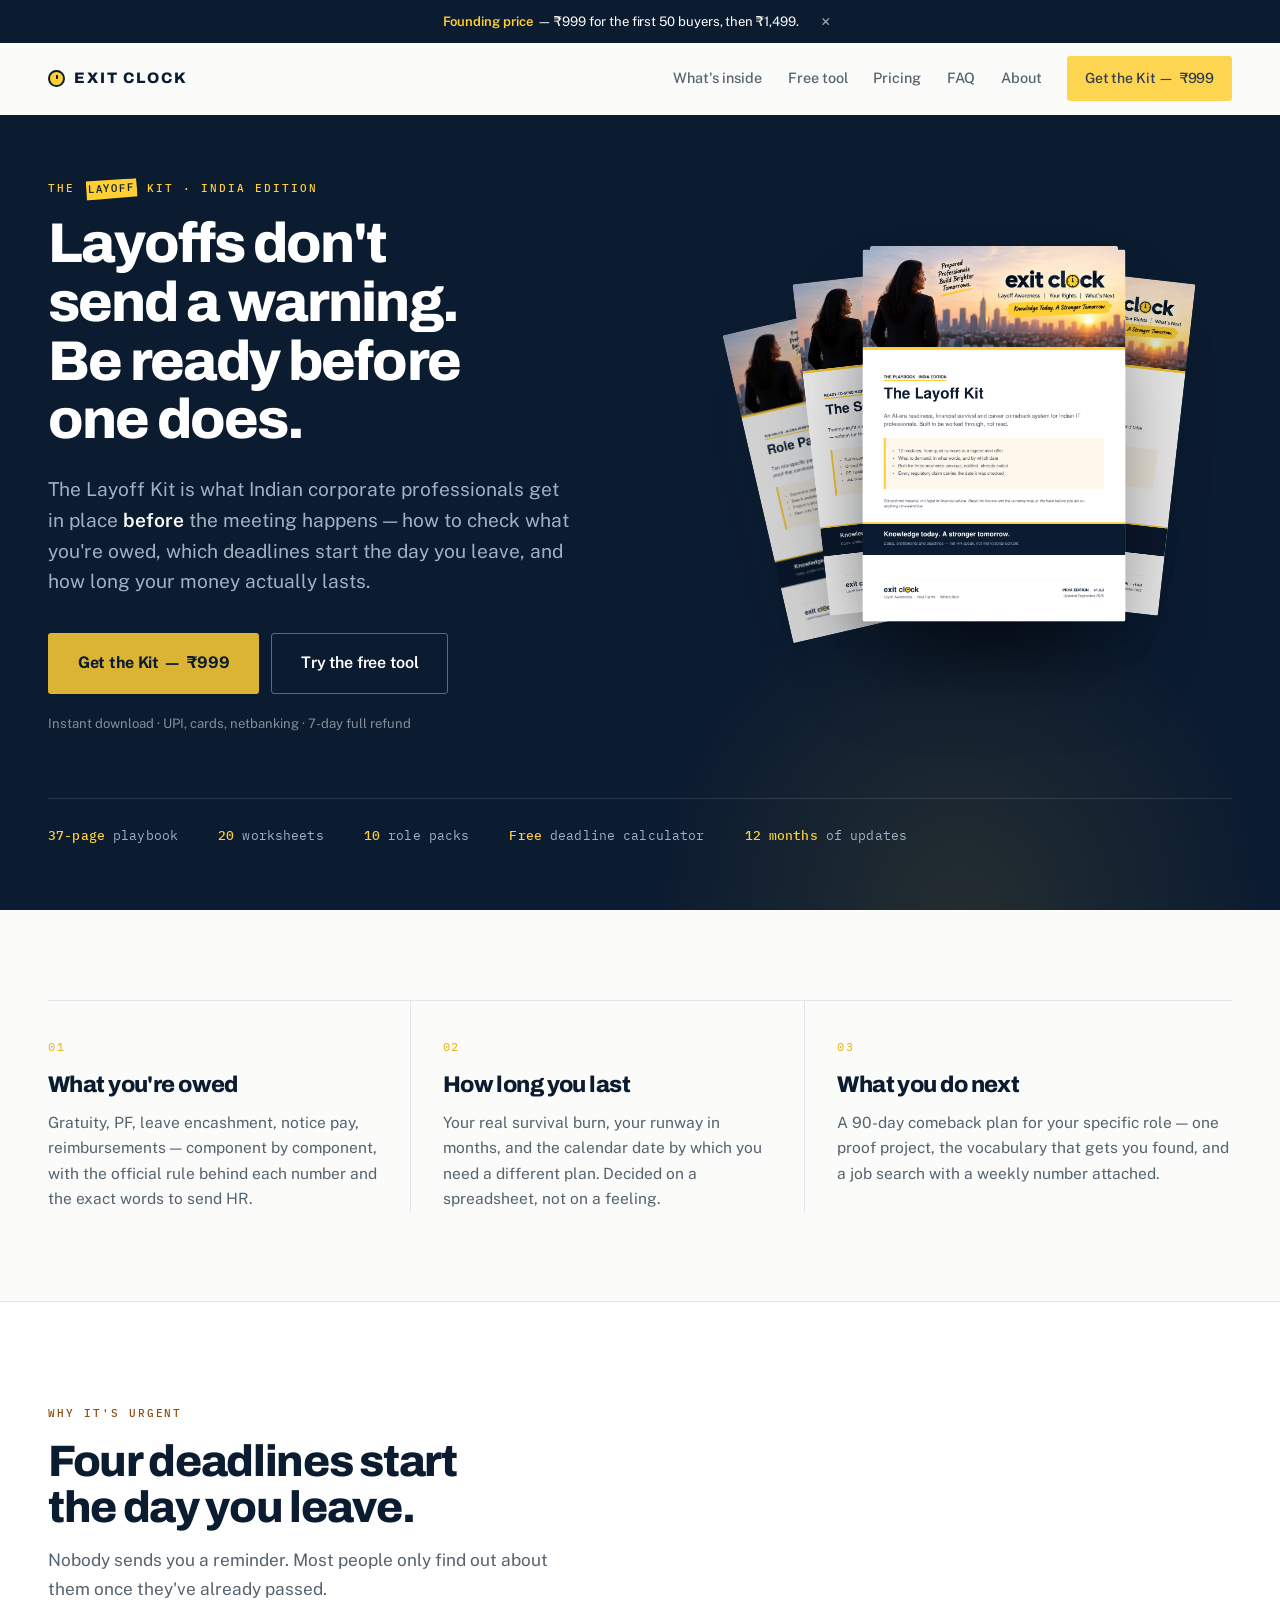
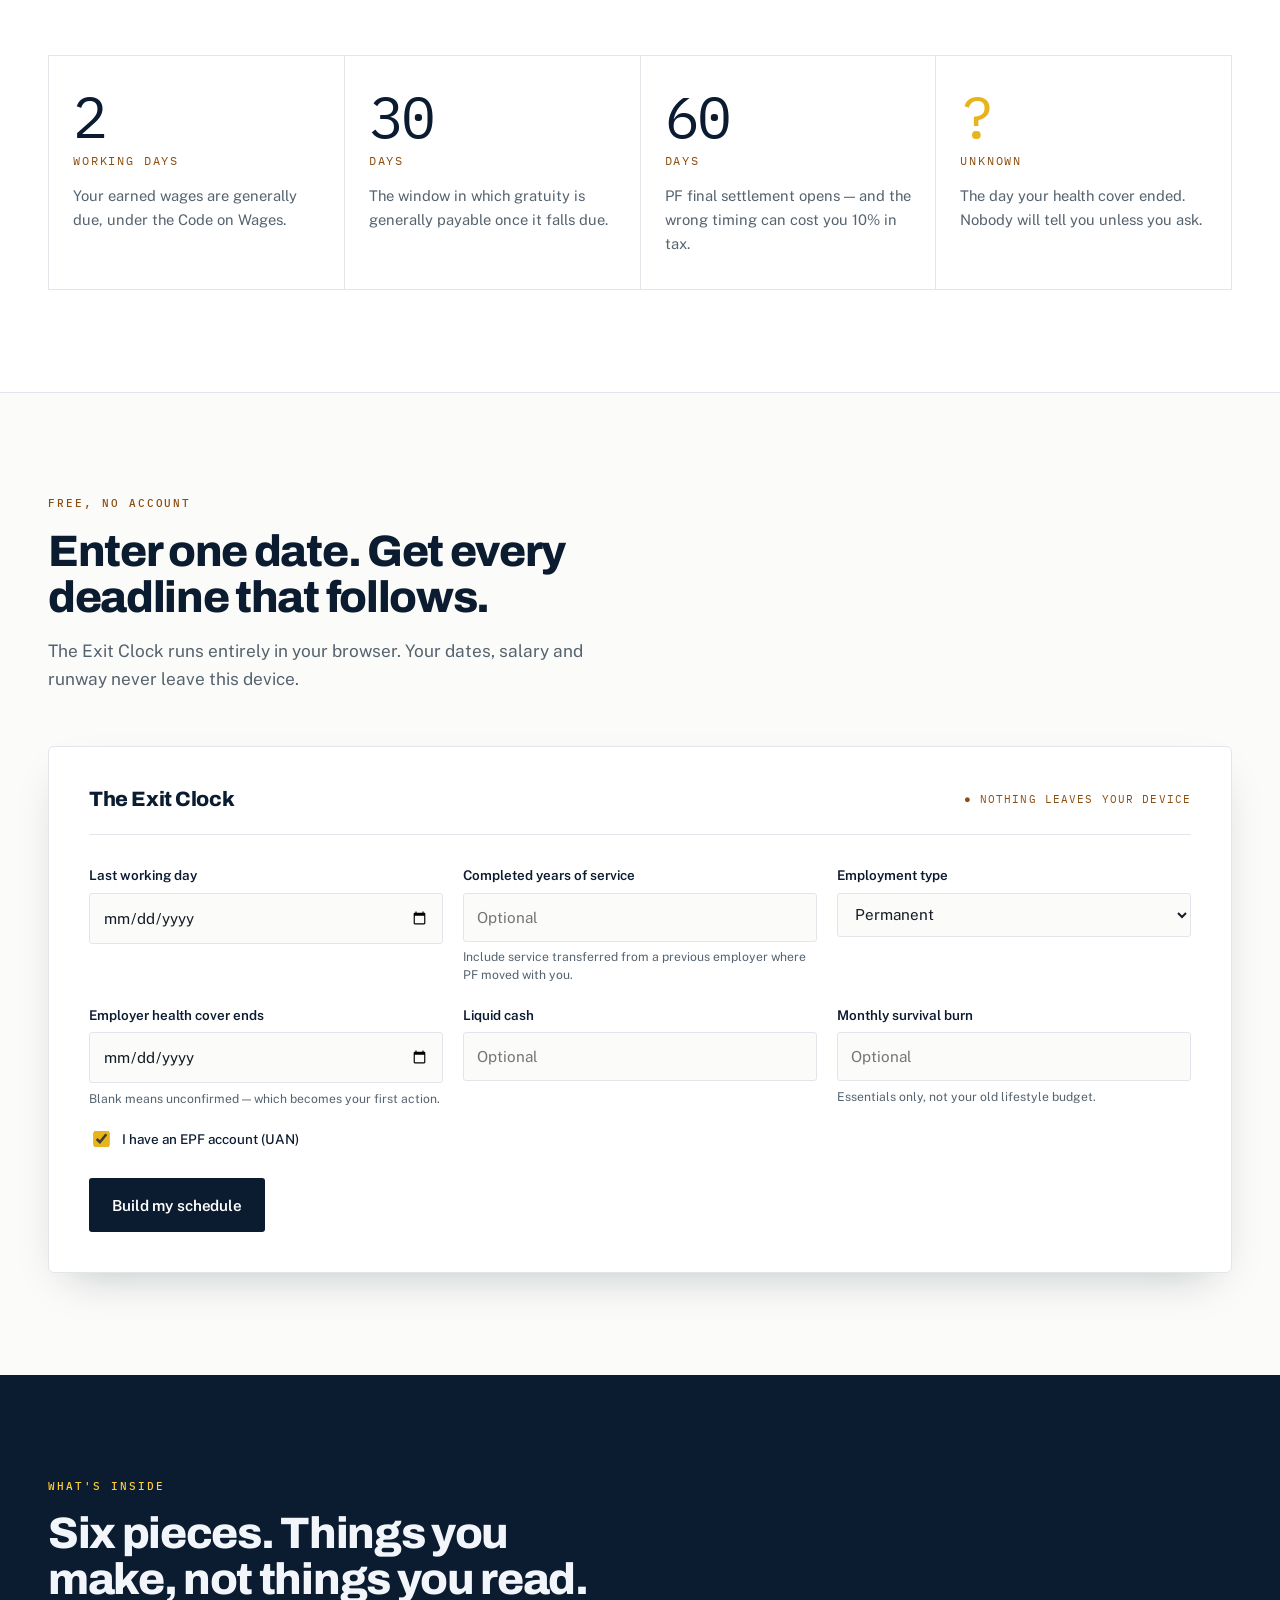
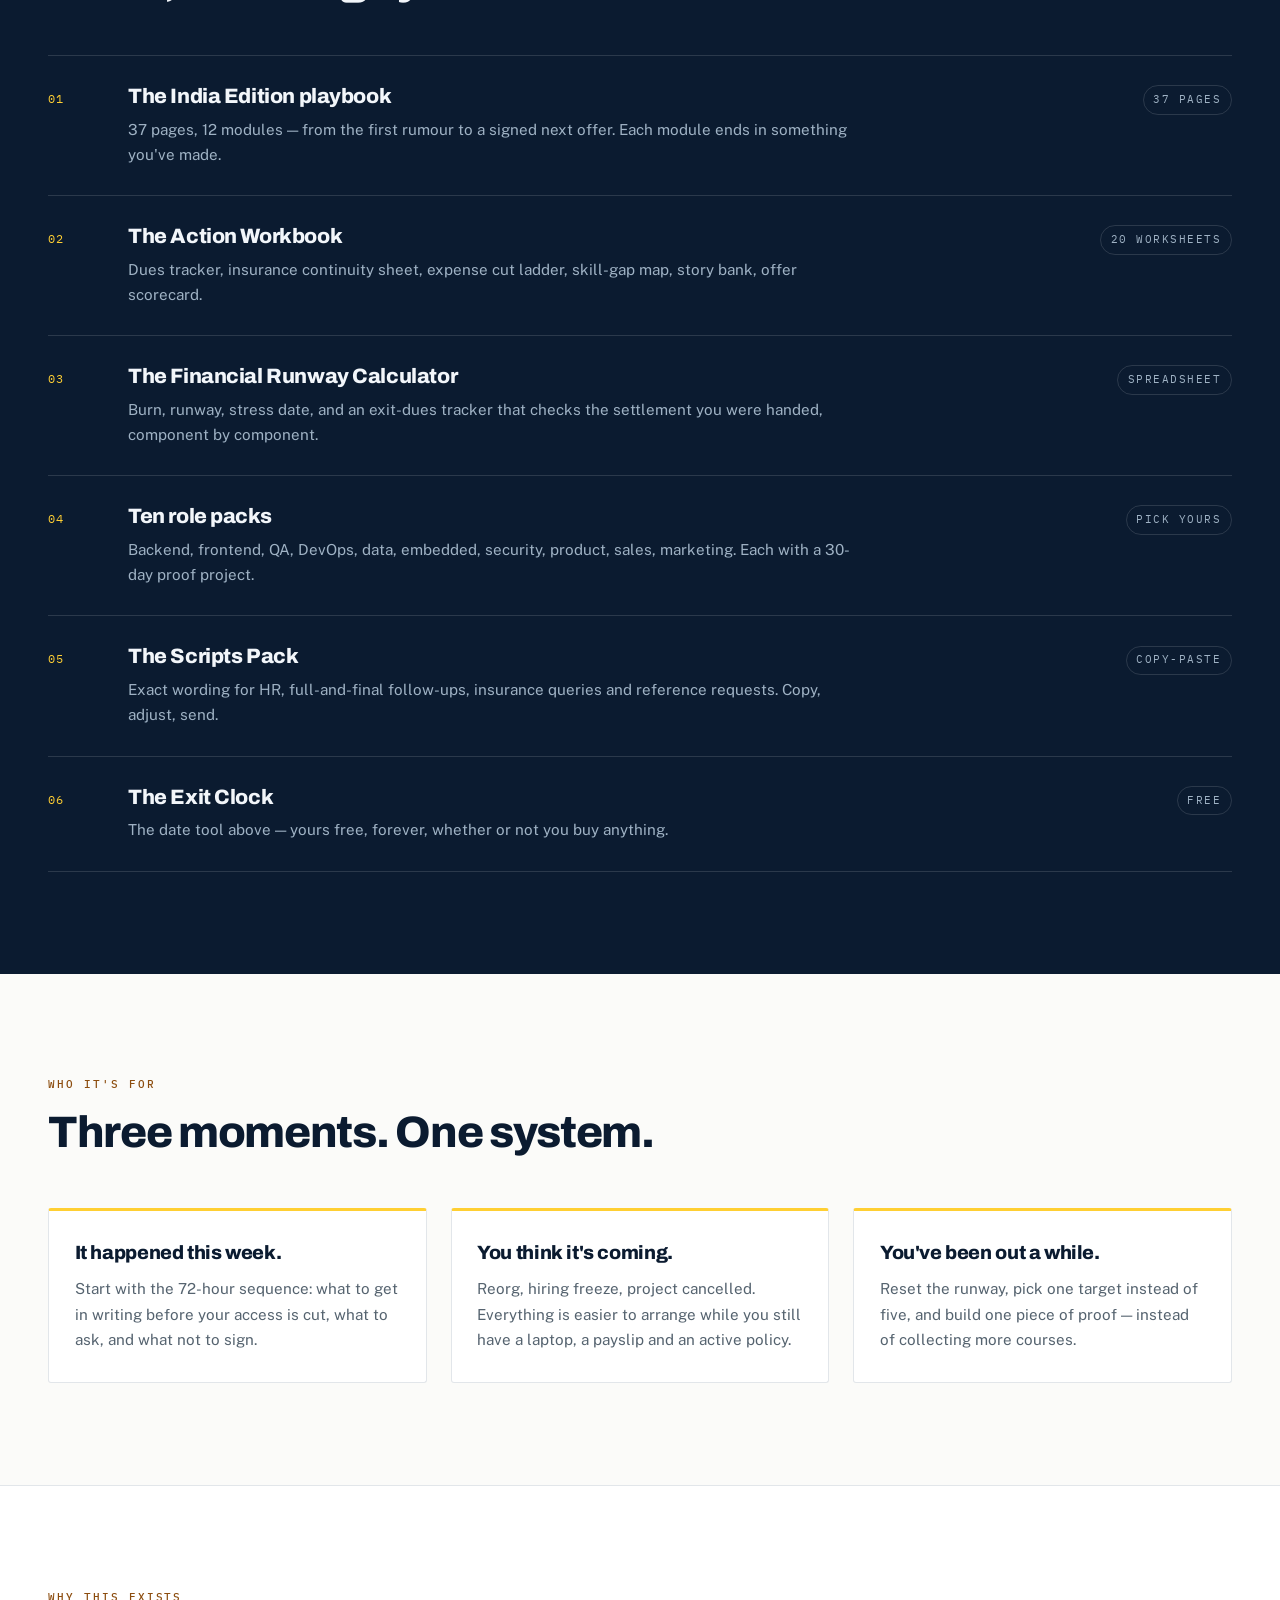
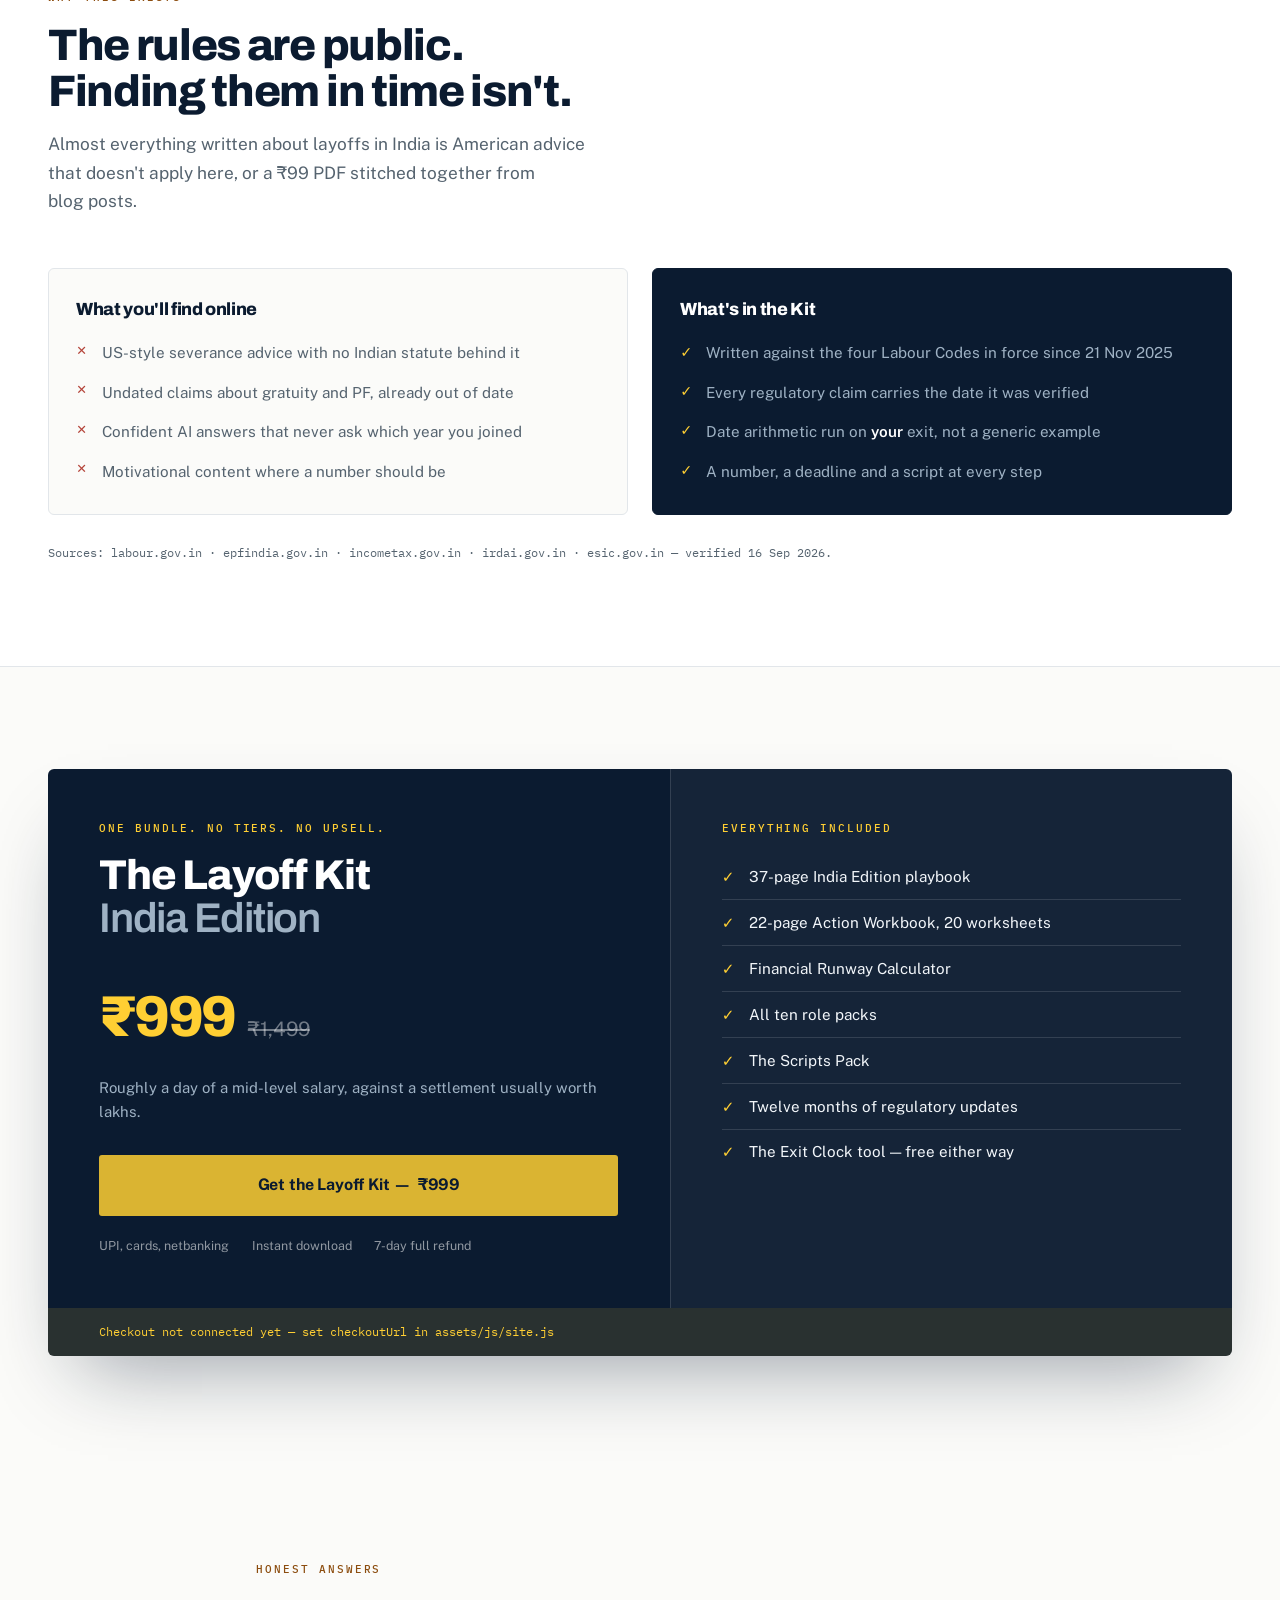
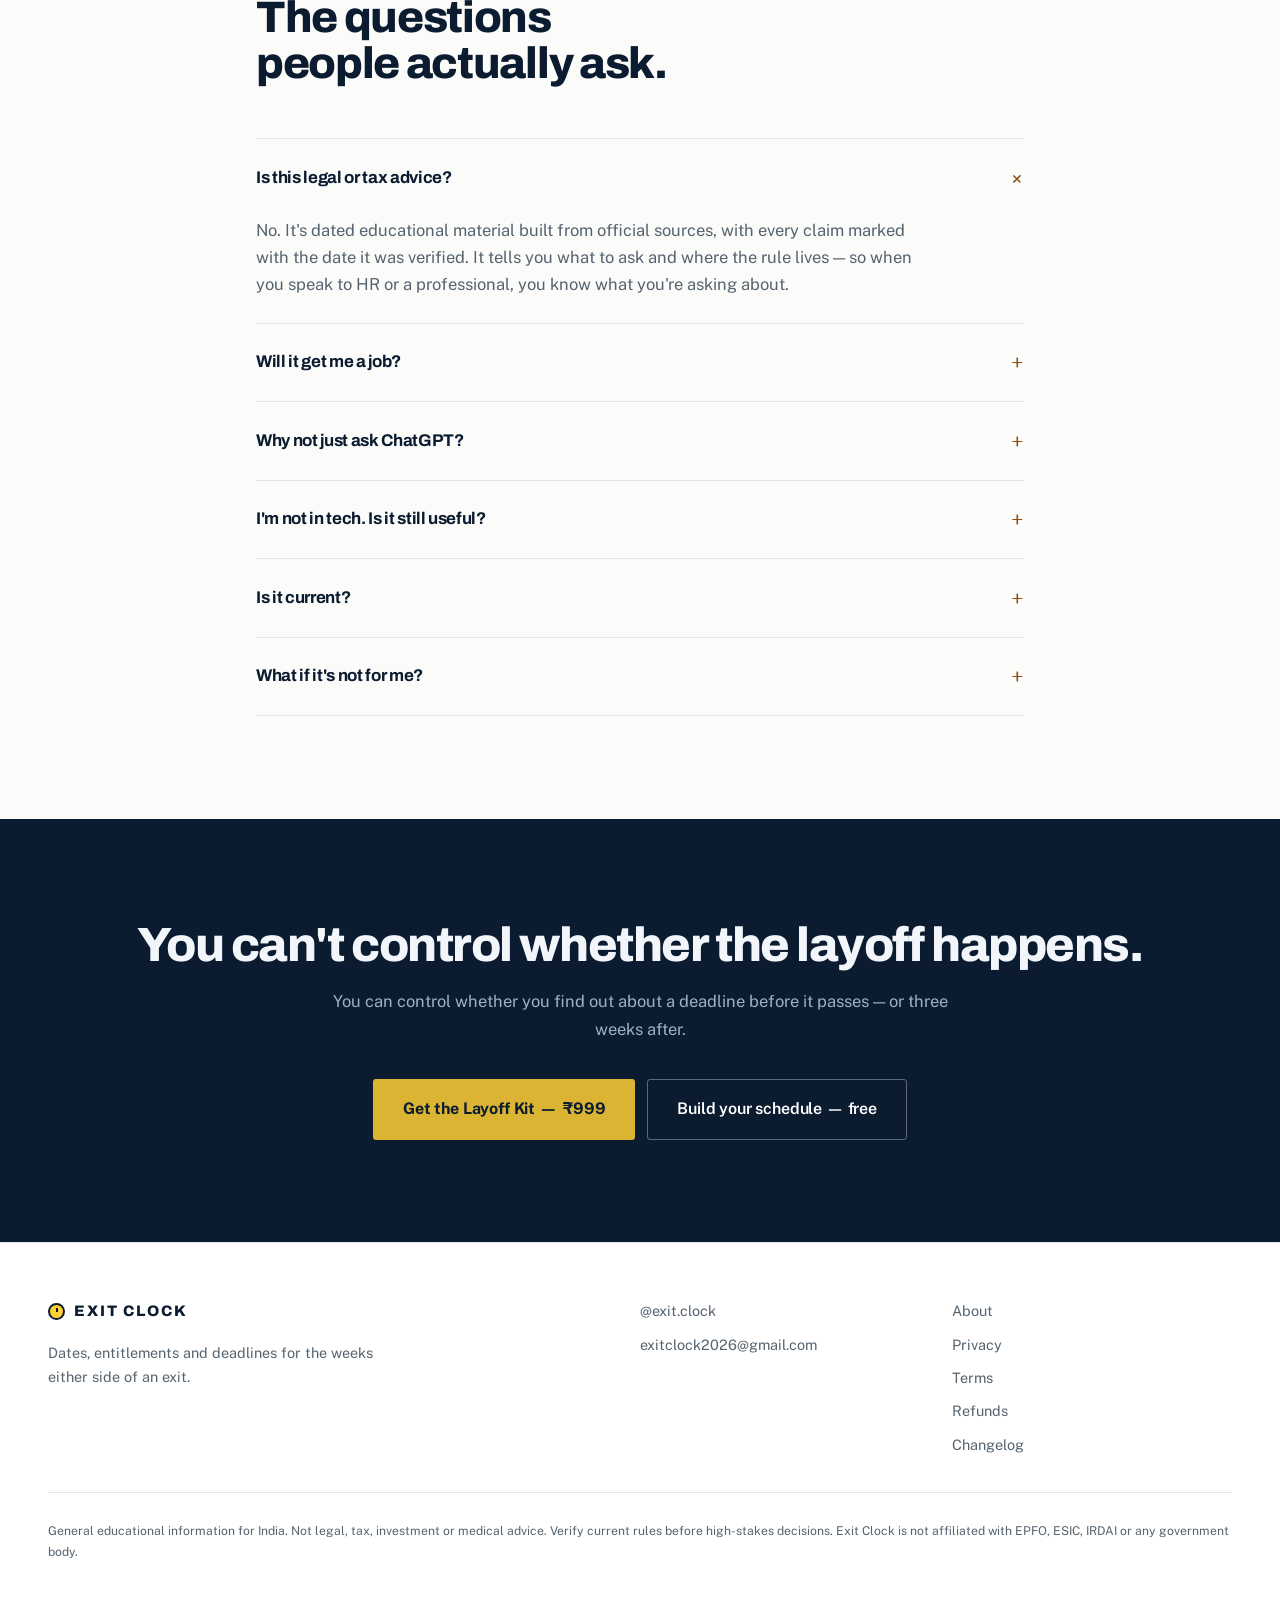
<file: index.html>
<!doctype html>
<html lang="en-IN">
<head>
  <meta charset="utf-8">
  <meta name="viewport" content="width=device-width, initial-scale=1, viewport-fit=cover">
  <meta name="theme-color" content="#0B1B30">
  <title>The Layoff Kit — Be ready before the layoff comes | Exit Clock</title>
  <meta name="description" content="Layoffs don't send a warning. The Layoff Kit is what Indian corporate professionals put in place first — how to check what you're owed, which deadlines start on your last day, and how long your money lasts. ₹999, instant download.">
  <link rel="canonical" href="/">
  <meta property="og:title" content="Layoffs don't send a warning. Be ready before one does.">
  <meta property="og:description" content="The kit Indian corporate professionals get in place before the meeting happens — what you're owed, the deadlines, and your real runway.">
  <meta property="og:type" content="website">
  <meta property="og:image" content="/assets/img/og-cover.jpg">
  <meta property="og:image:width" content="1200">
  <meta property="og:image:height" content="630">
  <meta property="og:url" content="/">
  <meta property="og:site_name" content="Exit Clock">
  <meta name="twitter:card" content="summary_large_image">
  <link rel="preconnect" href="https://fonts.googleapis.com">
  <link rel="preconnect" href="https://fonts.gstatic.com" crossorigin>
  <link rel="stylesheet" href="https://fonts.googleapis.com/css2?family=Archivo:wght@600;700;800&family=IBM+Plex+Mono:wght@400;500&family=Public+Sans:wght@400;500;600&display=swap">
  <link rel="stylesheet" href="assets/css/site.css">
  <link rel="icon" href="assets/img/favicon.svg" type="image/svg+xml">
  <script type="application/ld+json">{"@context":"https://schema.org","@type":"Product","name":"The Layoff Kit — by Exit Clock","description":"The India-specific system for the weeks either side of a layoff: what you are owed, by when, and what to do next.","brand":{"@type":"Brand","name":"Exit Clock"},"offers":{"@type":"Offer","price":"999","priceCurrency":"INR","availability":"https://schema.org/InStock"}}</script>
  <script type="application/ld+json">{"@context":"https://schema.org","@type":"FAQPage","mainEntity":[{"@type":"Question","name":"Is this legal or tax advice?","acceptedAnswer":{"@type":"Answer","text":"No. It is dated educational material built from official sources, with every claim marked with the date it was verified."}},{"@type":"Question","name":"Will it get me a job?","acceptedAnswer":{"@type":"Answer","text":"No, and be careful of anything that says otherwise. It will make your search measurable and your evidence stronger."}}]}</script>
</head>
<body>
  <a class="skip-link" href="#main">Skip to content</a>

  <div class="announcement" data-announcement>
    <div class="wrap announcement-inner">
      <span><b>Founding price</b> — ₹999 for the first 50 buyers, then ₹1,499.</span>
      <button type="button" data-dismiss-announcement aria-label="Dismiss announcement">×</button>
    </div>
  </div>

  <header class="site-header">
    <div class="wrap header-inner">
      <a class="wordmark" href="/" aria-label="Exit Clock home"><span class="clock-glyph" aria-hidden="true"></span>EXIT CLOCK</a>
      <nav class="main-nav" id="main-navigation" aria-label="Main navigation">
        <a href="#inside">What's inside</a><a href="#tool">Free tool</a><a href="#pricing">Pricing</a><a href="#faq">FAQ</a><a href="/about/">About</a>
        <a class="btn btn-primary" data-checkout data-cta="header-checkout" href="CHECKOUT_URL_PLACEHOLDER">Get the Kit — <span data-price>₹999</span></a>
      </nav>
      <a class="btn btn-primary header-cta" data-checkout data-cta="header-checkout-mobile" href="CHECKOUT_URL_PLACEHOLDER">Get the Kit</a>
      <button class="mobile-menu" type="button" data-menu-toggle aria-expanded="false" aria-controls="main-navigation" aria-label="Open menu"><span></span><span></span><span></span></button>
    </div>
  </header>

  <main id="main">

    <!-- ============ HERO — the 8-second answer ============ -->
    <section class="hero">
      <div class="wrap hero-grid">
        <div class="hero-copy">
          <p class="eyebrow dark-eyebrow">The <span class="eyebrow-pop">Layoff</span> Kit · India Edition</p>
          <h1>Layoffs don't send a&nbsp;warning.<br>Be ready before one&nbsp;does.</h1>
          <p class="lede">The Layoff Kit is what Indian corporate professionals get in place <em>before</em> the meeting happens — how to check what you're owed, which deadlines start the day you leave, and how long your money actually lasts.</p>

          <div class="cta-row">
            <a class="btn btn-primary btn-lg" data-checkout data-cta="hero-checkout" href="CHECKOUT_URL_PLACEHOLDER">Get the Kit — <span data-price>₹999</span></a>
            <a class="btn btn-ghost btn-lg" href="#tool" data-cta="hero-free-tool">Try the free tool</a>
          </div>
          <p class="hero-trust">Instant download · UPI, cards, netbanking · 7-day full refund</p>
        </div>

        <div class="hero-art" aria-label="The Layoff Kit — five included documents">
          <div class="cover-stack">
            <img src="assets/img/cover-role-packs.png" alt="" width="910" height="1287" loading="eager">
            <img src="assets/img/cover-scripts.png" alt="" width="910" height="1287" loading="eager">
            <img src="assets/img/cover-workbook.png" alt="" width="910" height="1287" loading="eager">
            <img src="assets/img/cover-start-here.png" alt="" width="910" height="1287" loading="eager">
            <img src="assets/img/cover-playbook.png" alt="The Layoff Kit, India Edition playbook" width="910" height="1287" fetchpriority="high">
          </div>
        </div>
      </div>

      <div class="wrap">
        <ul class="spec-bar">
          <li><b>37-page</b> playbook</li>
          <li><b>20</b> worksheets</li>
          <li><b>10</b> role packs</li>
          <li><b>Free</b> deadline calculator</li>
          <li><b>12 months</b> of updates</li>
        </ul>
      </div>
    </section>

    <!-- ============ THE PRODUCT IN THREE LINES ============ -->
    <section class="section value" id="value">
      <div class="wrap">
        <div class="value-grid">
          <article class="value-card">
            <span class="value-num">01</span>
            <h2>What you're owed</h2>
            <p>Gratuity, PF, leave encashment, notice pay, reimbursements — component by component, with the official rule behind each number and the exact words to send HR.</p>
          </article>
          <article class="value-card">
            <span class="value-num">02</span>
            <h2>How long you last</h2>
            <p>Your real survival burn, your runway in months, and the calendar date by which you need a different plan. Decided on a spreadsheet, not on a feeling.</p>
          </article>
          <article class="value-card">
            <span class="value-num">03</span>
            <h2>What you do next</h2>
            <p>A 90-day comeback plan for your specific role — one proof project, the vocabulary that gets you found, and a job search with a weekly number attached.</p>
          </article>
        </div>
      </div>
    </section>

    <!-- ============ URGENCY — the four clocks ============ -->
    <section class="section clocks-section" id="clocks">
      <div class="wrap">
        <div class="section-head">
          <p class="eyebrow">Why it's urgent</p>
          <h2>Four deadlines start the day you leave.</h2>
          <p>Nobody sends you a reminder. Most people only find out about them once they've already passed.</p>
        </div>
        <div class="clock-strip">
          <article class="clock-card"><div class="clock-number">2</div><h3>working days</h3><p>Your earned wages are generally due, under the Code on Wages.</p></article>
          <article class="clock-card"><div class="clock-number">30</div><h3>days</h3><p>The window in which gratuity is generally payable once it falls due.</p></article>
          <article class="clock-card"><div class="clock-number">60</div><h3>days</h3><p>PF final settlement opens — and the wrong timing can cost you 10% in tax.</p></article>
          <article class="clock-card is-alert"><div class="clock-number">?</div><h3>unknown</h3><p>The day your health cover ended. Nobody will tell you unless you ask.</p></article>
        </div>
      </div>
    </section>

    <!-- ============ FREE TOOL ============ -->
    <section class="section tool-shell" id="tool">
      <div class="wrap">
        <div class="section-head">
          <p class="eyebrow">Free, no account</p>
          <h2>Enter one date. Get every deadline that follows.</h2>
          <p>The Exit Clock runs entirely in your browser. Your dates, salary and runway never leave this device.</p>
        </div>
        <div class="tool-card">
          <div class="tool-top"><h3>The Exit Clock</h3><span class="privacy-badge">● Nothing leaves your device</span></div>
          <form class="tool-form" id="exit-clock-form">
            <div class="field"><label for="lwd">Last working day</label><input id="lwd" name="lwd" type="date" required></div>
            <div class="field"><label for="service">Completed years of service</label><input id="service" name="service" type="number" min="0" max="50" step=".1" placeholder="Optional"><small>Include service transferred from a previous employer where PF moved with you.</small></div>
            <div class="field"><label for="empType">Employment type</label><select id="empType" name="empType"><option value="permanent">Permanent</option><option value="fixed">Fixed-term contract</option></select></div>
            <div class="field"><label for="coverEnds">Employer health cover ends</label><input id="coverEnds" name="coverEnds" type="date"><small>Blank means unconfirmed — which becomes your first action.</small></div>
            <div class="field"><label for="cash">Liquid cash</label><input id="cash" name="cash" type="number" min="0" step="10000" placeholder="Optional"></div>
            <div class="field"><label for="burn">Monthly survival burn</label><input id="burn" name="burn" type="number" min="0" step="1000" placeholder="Optional"><small>Essentials only, not your old lifestyle budget.</small></div>
            <label class="field field-check"><span><input type="checkbox" name="hasPF" checked> I have an EPF account (UAN)</span></label>
            <div class="form-actions"><button class="btn btn-dark" type="submit" data-cta="tool-build-schedule">Build my schedule</button><span class="tool-message" id="tool-message" role="status"></span></div>
          </form>
          <div class="tool-results" id="tool-results" hidden>
            <div class="results-summary"><div class="summary-cell"><strong id="summary-next">—</strong><span>First open item</span></div><div class="summary-cell"><strong id="summary-count">—</strong><span>Deadlines in your schedule</span></div><div class="summary-cell"><strong>Browser-only</strong><span>No account, no server storage</span></div></div>
            <div class="deadline-list" id="first-two" aria-live="polite"></div>
            <div class="locked-panel" id="locked-panel">
              <div class="locked-content"><h3>Unlock the rest of your schedule.</h3><p>Every remaining date, the rule behind it, and the wording to send HR. The two dates above stay visible either way — and nothing you typed leaves this device.</p>
                <form class="email-form" id="email-form"><input type="email" aria-label="Email address" placeholder="you@example.com" required><button class="btn btn-dark" type="submit" data-cta="tool-email-schedule">Email me my schedule</button></form>
              </div>
            </div>
            <div class="full-schedule" id="full-schedule"></div>
            <button class="btn btn-dark print-btn" id="print-schedule" type="button" hidden>Download as PDF</button>
          </div>
        </div>
      </div>
    </section>

    <!-- ============ WHAT'S INSIDE ============ -->
    <section class="section dark" id="inside">
      <div class="wrap">
        <div class="section-head">
          <p class="eyebrow dark-eyebrow">What's inside</p>
          <h2>Six pieces. Things you make, not things you read.</h2>
        </div>
        <ol class="inside-list">
          <li><span class="inside-idx">01</span><div><h3>The India Edition playbook</h3><p>37 pages, 12 modules — from the first rumour to a signed next offer. Each module ends in something you've made.</p></div><span class="inside-tag">37 pages</span></li>
          <li><span class="inside-idx">02</span><div><h3>The Action Workbook</h3><p>Dues tracker, insurance continuity sheet, expense cut ladder, skill-gap map, story bank, offer scorecard.</p></div><span class="inside-tag">20 worksheets</span></li>
          <li><span class="inside-idx">03</span><div><h3>The Financial Runway Calculator</h3><p>Burn, runway, stress date, and an exit-dues tracker that checks the settlement you were handed, component by component.</p></div><span class="inside-tag">Spreadsheet</span></li>
          <li><span class="inside-idx">04</span><div><h3>Ten role packs</h3><p>Backend, frontend, QA, DevOps, data, embedded, security, product, sales, marketing. Each with a 30-day proof project.</p></div><span class="inside-tag">Pick yours</span></li>
          <li><span class="inside-idx">05</span><div><h3>The Scripts Pack</h3><p>Exact wording for HR, full-and-final follow-ups, insurance queries and reference requests. Copy, adjust, send.</p></div><span class="inside-tag">Copy-paste</span></li>
          <li><span class="inside-idx">06</span><div><h3>The Exit Clock</h3><p>The date tool above — yours free, forever, whether or not you buy anything.</p></div><span class="inside-tag">Free</span></li>
        </ol>
      </div>
    </section>

    <!-- ============ WHO IT'S FOR ============ -->
    <section class="section" id="for-you">
      <div class="wrap">
        <div class="section-head"><p class="eyebrow">Who it's for</p><h2>Three moments. One system.</h2></div>
        <div class="audience-grid">
          <article class="audience-card"><h3>It happened this week.</h3><p>Start with the 72-hour sequence: what to get in writing before your access is cut, what to ask, and what not to sign.</p></article>
          <article class="audience-card"><h3>You think it's coming.</h3><p>Reorg, hiring freeze, project cancelled. Everything is easier to arrange while you still have a laptop, a payslip and an active policy.</p></article>
          <article class="audience-card"><h3>You've been out a while.</h3><p>Reset the runway, pick one target instead of five, and build one piece of proof — instead of collecting more courses.</p></article>
        </div>
      </div>
    </section>

    <!-- ============ WHY NOT JUST GOOGLE IT ============ -->
    <section class="section contrast-section" id="why">
      <div class="wrap">
        <div class="section-head"><p class="eyebrow">Why this exists</p><h2>The rules are public. Finding them in time isn't.</h2><p>Almost everything written about layoffs in India is American advice that doesn't apply here, or a ₹99 PDF stitched together from blog posts.</p></div>
        <div class="compare">
          <div class="compare-col">
            <h3>What you'll find online</h3>
            <ul><li>US-style severance advice with no Indian statute behind it</li><li>Undated claims about gratuity and PF, already out of date</li><li>Confident AI answers that never ask which year you joined</li><li>Motivational content where a number should be</li></ul>
          </div>
          <div class="compare-col is-good">
            <h3>What's in the Kit</h3>
            <ul><li>Written against the four Labour Codes in force since 21 Nov 2025</li><li>Every regulatory claim carries the date it was verified</li><li>Date arithmetic run on <em>your</em> exit, not a generic example</li><li>A number, a deadline and a script at every step</li></ul>
          </div>
        </div>
        <p class="source-note">Sources: labour.gov.in · epfindia.gov.in · incometax.gov.in · irdai.gov.in · esic.gov.in — verified 16 Sep 2026.</p>
      </div>
    </section>


    <!-- ============ PRICING ============ -->
    <section class="section pricing-section" id="pricing">
      <div class="wrap">
        <div class="price-card">
          <div class="price-main">
            <p class="eyebrow dark-eyebrow">One bundle. No tiers. No upsell.</p>
            <h2>The Layoff Kit<br><span class="thin">India Edition</span></h2>
            <div class="price-line"><span class="price-now" data-price>₹999</span><del data-list-price>₹1,499</del></div>
            <p class="price-note">Roughly a day of a mid-level salary, against a settlement usually worth lakhs.</p>
            <a class="btn btn-primary btn-lg btn-full" data-checkout data-cta="pricing-checkout" href="CHECKOUT_URL_PLACEHOLDER">Get the Layoff Kit — <span data-price>₹999</span></a>
            <div class="reassurance"><span>UPI, cards, netbanking</span><span>Instant download</span><span>7-day full refund</span></div>
          </div>
          <div class="price-list">
            <p class="eyebrow dark-eyebrow">Everything included</p>
            <ul class="include-list">
              <li>37-page India Edition playbook</li>
              <li>22-page Action Workbook, 20 worksheets</li>
              <li>Financial Runway Calculator</li>
              <li>All ten role packs</li>
              <li>The Scripts Pack</li>
              <li>Twelve months of regulatory updates</li>
              <li>The Exit Clock tool — free either way</li>
            </ul>
          </div>
        </div>
      </div>
    </section>

    <!-- ============ FAQ ============ -->
    <section class="section" id="faq">
      <div class="wrap narrow-wrap">
        <div class="section-head"><p class="eyebrow">Honest answers</p><h2>The questions people actually ask.</h2></div>
        <div class="faq-list">
          <details open><summary>Is this legal or tax advice?</summary><div class="answer">No. It's dated educational material built from official sources, with every claim marked with the date it was verified. It tells you what to ask and where the rule lives — so when you speak to HR or a professional, you know what you're asking about.</div></details>
          <details><summary>Will it get me a job?</summary><div class="answer">No, and be careful of anything that says otherwise. It will make your search measurable and your evidence stronger. The market does the rest.</div></details>
          <details><summary>Why not just ask ChatGPT?</summary><div class="answer">Ask it when your gratuity is due and you'll get a confident answer without it ever asking which year you joined, whether you're fixed-term, or which wage base your employer used. This is a sequence with the sources attached — and a tool that does the date arithmetic for your actual exit.</div></details>
          <details><summary>I'm not in tech. Is it still useful?</summary><div class="answer">Yes. The money, benefits, runway and family modules apply to any salaried professional in India. Four of the ten role packs are non-engineering.</div></details>
          <details><summary>Is it current?</summary><div class="answer">It's the India Edition, September 2026, written against the four Labour Codes in force since 21 November 2025. Rules change — the changelog is public, every regulatory claim carries a verification date, and buyers get corrections by email for twelve months. <a data-changelog href="CHANGELOG_URL_PLACEHOLDER">Read the changelog.</a></div></details>
          <details><summary>What if it's not for me?</summary><div class="answer">Seven days, no questions, full refund. Email <a data-contact href="mailto:exitclock2026@gmail.com">exitclock2026@gmail.com</a>.</div></details>
        </div>
      </div>
    </section>

    <!-- ============ FINAL CTA ============ -->
    <section class="final-cta dark">
      <div class="wrap">
        <h2>You can't control whether the layoff happens.</h2>
        <p>You can control whether you find out about a deadline before it passes — or three weeks after.</p>
        <div class="cta-row">
          <a class="btn btn-primary btn-lg" data-checkout data-cta="final-checkout" href="CHECKOUT_URL_PLACEHOLDER">Get the Layoff Kit — <span data-price>₹999</span></a>
          <a class="btn btn-ghost btn-lg" href="#tool" data-cta="final-free-tool">Build your schedule — free</a>
        </div>
      </div>
    </section>
  </main>

  <footer class="site-footer"><div class="wrap">
    <div class="footer-grid">
      <div><a class="wordmark" href="/"><span class="clock-glyph" aria-hidden="true"></span>EXIT CLOCK</a><p class="footer-blurb">Dates, entitlements and deadlines for the weeks either side of an exit.</p></div>
      <div class="footer-links"><a data-instagram href="https://instagram.com/exit.clock">@exit.clock</a><a data-contact href="mailto:exitclock2026@gmail.com">exitclock2026@gmail.com</a></div>
      <div class="footer-links"><a href="/about/">About</a><a href="/privacy/">Privacy</a><a href="/terms/">Terms</a><a href="/refund/">Refunds</a><a data-changelog href="CHANGELOG_URL_PLACEHOLDER">Changelog</a></div>
    </div>
    <p class="legal-line">General educational information for India. Not legal, tax, investment or medical advice. Verify current rules before high-stakes decisions. Exit Clock is not affiliated with EPFO, ESIC, IRDAI or any government body.</p>
  </div></footer>

  <!-- Sticky mobile buy bar -->
  <div class="buy-bar" data-buy-bar hidden>
    <div><b data-price>₹999</b> <del data-list-price>₹1,499</del></div>
    <a class="btn btn-primary" data-checkout data-cta="sticky-checkout" href="CHECKOUT_URL_PLACEHOLDER">Get the Kit</a>
  </div>

  <script src="assets/js/site.js"></script>
  <script src="assets/js/exit-clock.js"></script>
</body>
</html>
</file>
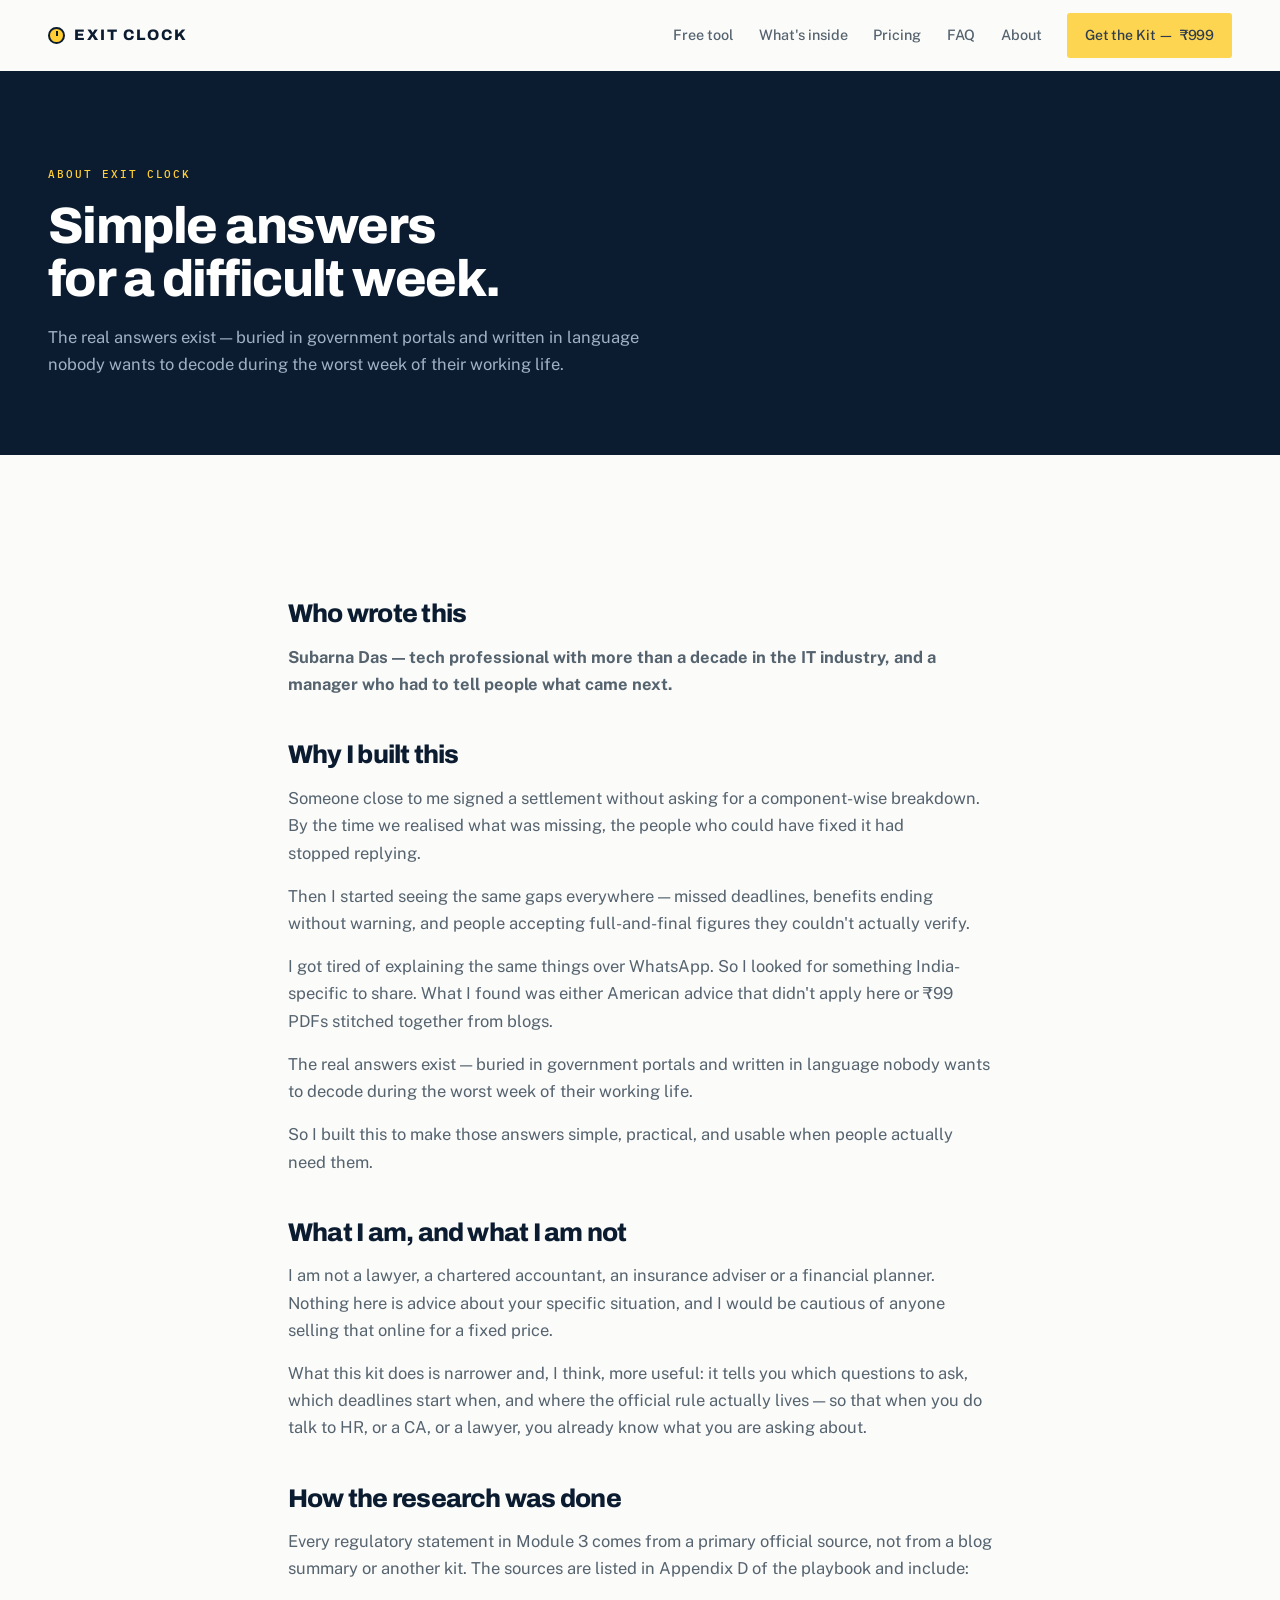
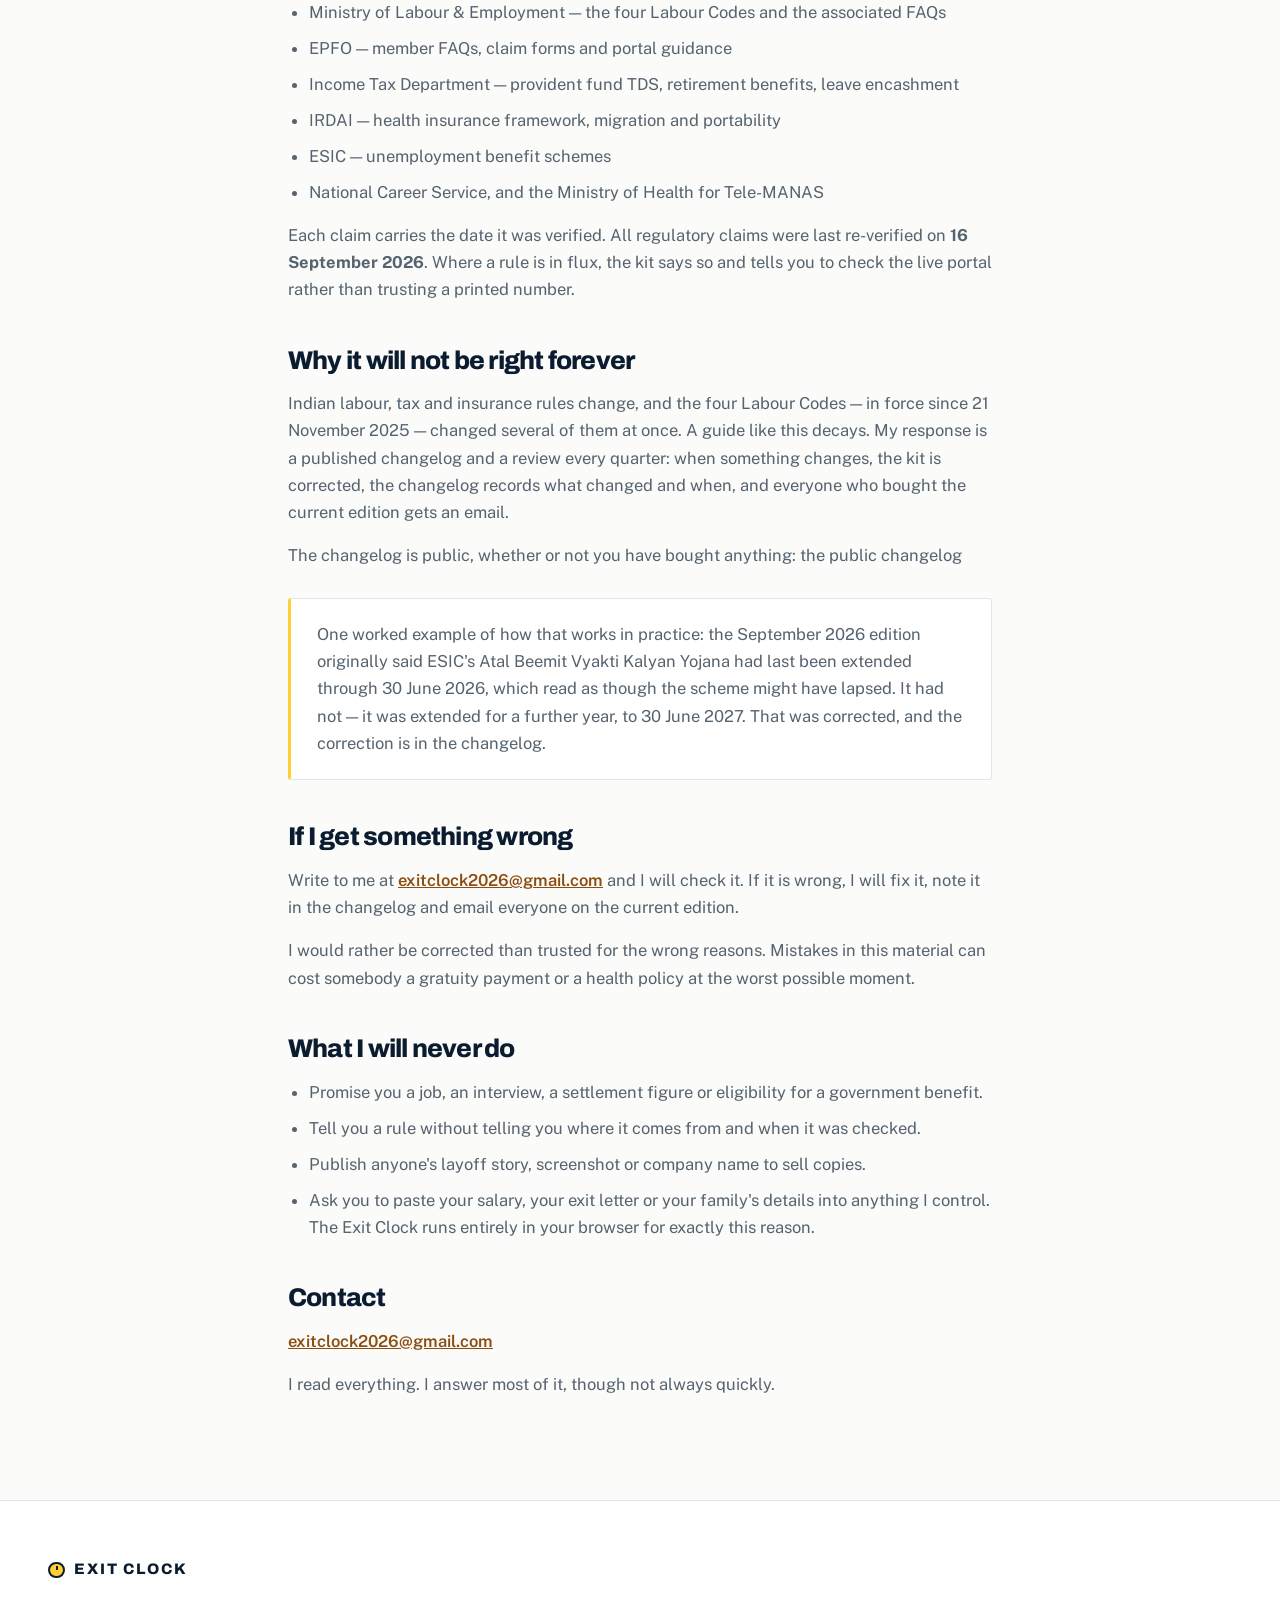
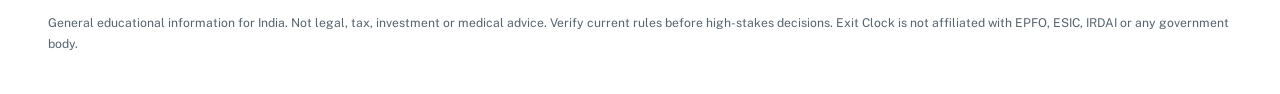
<file: about/index.html>
<!doctype html>
<html lang="en-IN">
<head>
  <meta charset="utf-8"><meta name="viewport" content="width=device-width, initial-scale=1, viewport-fit=cover"><meta name="theme-color" content="#0B1B30">
  <title>About Exit Clock — The Layoff Kit</title>
  <meta name="description" content="Who wrote Exit Clock, how the India Edition was researched, and why the material will not be right forever.">
  <link rel="canonical" href="/about/"><link rel="preconnect" href="https://fonts.googleapis.com"><link rel="preconnect" href="https://fonts.gstatic.com" crossorigin><link rel="stylesheet" href="https://fonts.googleapis.com/css2?family=Archivo:wght@700;800&family=IBM+Plex+Mono:wght@500&family=Public+Sans:wght@400;500;600&display=swap"><link rel="stylesheet" href="../assets/css/site.css"><link rel="icon" href="../assets/img/favicon.svg" type="image/svg+xml">
<meta property="og:site_name" content="Exit Clock"><meta property="og:image" content="/assets/img/og-cover.jpg"><meta property="og:image:width" content="1200"><meta property="og:image:height" content="630"></head>
<body>
  <header class="site-header"><div class="wrap header-inner"><a class="wordmark" href="/"><span class="clock-glyph" aria-hidden="true"></span>EXIT CLOCK</a><nav class="main-nav" aria-label="Main navigation"><a href="/#tool">Free tool</a><a href="/#inside">What's inside</a><a href="/#pricing">Pricing</a><a href="/#faq">FAQ</a><a href="/about/">About</a><a class="btn btn-primary" data-checkout href="CHECKOUT_URL_PLACEHOLDER">Get the Kit — <span data-price>₹999</span></a></nav><a class="btn btn-primary header-cta" data-checkout href="CHECKOUT_URL_PLACEHOLDER">Get the Kit — <span data-price>₹999</span></a><button class="mobile-menu" type="button" data-menu-toggle aria-expanded="false" aria-label="Open menu"><span></span><span></span><span></span></button></div></header>
  <main>
    <section class="page-hero"><div class="wrap"><p class="eyebrow dark-eyebrow">About Exit Clock</p><h1>Simple answers for a difficult week.</h1><p>The real answers exist — buried in government portals and written in language nobody wants to decode during the worst week of their working life.</p></div></section>
    <section class="section"><div class="wrap long-copy">
      <h2>Who wrote this</h2><p><strong>Subarna Das — tech professional with more than a decade in the IT industry, and a manager who had to tell people what came next.</strong></p>
      <h2>Why I built this</h2>
      <p>Someone close to me signed a settlement without asking for a component-wise breakdown. By the time we realised what was missing, the people who could have fixed it had stopped replying.</p>
      <p>Then I started seeing the same gaps everywhere — missed deadlines, benefits ending without warning, and people accepting full-and-final figures they couldn't actually verify.</p>
      <p>I got tired of explaining the same things over WhatsApp. So I looked for something India-specific to share. What I found was either American advice that didn't apply here or ₹99 PDFs stitched together from blogs.</p>
      <p>The real answers exist — buried in government portals and written in language nobody wants to decode during the worst week of their working life.</p>
      <p>So I built this to make those answers simple, practical, and usable when people actually need them.</p>
      <h2>What I am, and what I am not</h2>
      <p>I am not a lawyer, a chartered accountant, an insurance adviser or a financial planner. Nothing here is advice about your specific situation, and I would be cautious of anyone selling that online for a fixed price.</p>
      <p>What this kit does is narrower and, I think, more useful: it tells you which questions to ask, which deadlines start when, and where the official rule actually lives — so that when you do talk to HR, or a CA, or a lawyer, you already know what you are asking about.</p>
      <h2>How the research was done</h2>
      <p>Every regulatory statement in Module 3 comes from a primary official source, not from a blog summary or another kit. The sources are listed in Appendix D of the playbook and include:</p>
      <ul><li>Ministry of Labour &amp; Employment — the four Labour Codes and the associated FAQs</li><li>EPFO — member FAQs, claim forms and portal guidance</li><li>Income Tax Department — provident fund TDS, retirement benefits, leave encashment</li><li>IRDAI — health insurance framework, migration and portability</li><li>ESIC — unemployment benefit schemes</li><li>National Career Service, and the Ministry of Health for Tele-MANAS</li></ul>
      <p>Each claim carries the date it was verified. All regulatory claims were last re-verified on <strong>16 September 2026</strong>. Where a rule is in flux, the kit says so and tells you to check the live portal rather than trusting a printed number.</p>
      <h2>Why it will not be right forever</h2>
      <p>Indian labour, tax and insurance rules change, and the four Labour Codes — in force since 21 November 2025 — changed several of them at once. A guide like this decays. My response is a published changelog and a review every quarter: when something changes, the kit is corrected, the changelog records what changed and when, and everyone who bought the current edition gets an email.</p>
      <p>The changelog is public, whether or not you have bought anything: <a data-changelog href="CHANGELOG_URL_PLACEHOLDER">the public changelog</a></p>
      <div class="callout"><p>One worked example of how that works in practice: the September 2026 edition originally said ESIC's Atal Beemit Vyakti Kalyan Yojana had last been extended through 30 June 2026, which read as though the scheme might have lapsed. It had not — it was extended for a further year, to 30 June 2027. That was corrected, and the correction is in the changelog.</p></div>
      <h2>If I get something wrong</h2><p>Write to me at <a data-contact href="mailto:exitclock2026@gmail.com">exitclock2026@gmail.com</a> and I will check it. If it is wrong, I will fix it, note it in the changelog and email everyone on the current edition.</p><p>I would rather be corrected than trusted for the wrong reasons. Mistakes in this material can cost somebody a gratuity payment or a health policy at the worst possible moment.</p>
      <h2>What I will never do</h2><ul><li>Promise you a job, an interview, a settlement figure or eligibility for a government benefit.</li><li>Tell you a rule without telling you where it comes from and when it was checked.</li><li>Publish anyone's layoff story, screenshot or company name to sell copies.</li><li>Ask you to paste your salary, your exit letter or your family's details into anything I control. The Exit Clock runs entirely in your browser for exactly this reason.</li></ul>
      <h2>Contact</h2><p><a data-contact href="mailto:exitclock2026@gmail.com">exitclock2026@gmail.com</a></p><p>I read everything. I answer most of it, though not always quickly.</p>
    </div></section>
  </main>
  <footer class="site-footer"><div class="wrap"><a class="wordmark" href="/"><span class="clock-glyph" aria-hidden="true"></span>EXIT CLOCK</a><p class="legal-line">General educational information for India. Not legal, tax, investment or medical advice. Verify current rules before high-stakes decisions. Exit Clock is not affiliated with EPFO, ESIC, IRDAI or any government body.</p></div></footer>
  <script src="../assets/js/site.js"></script>
</body>
</html>
</file>
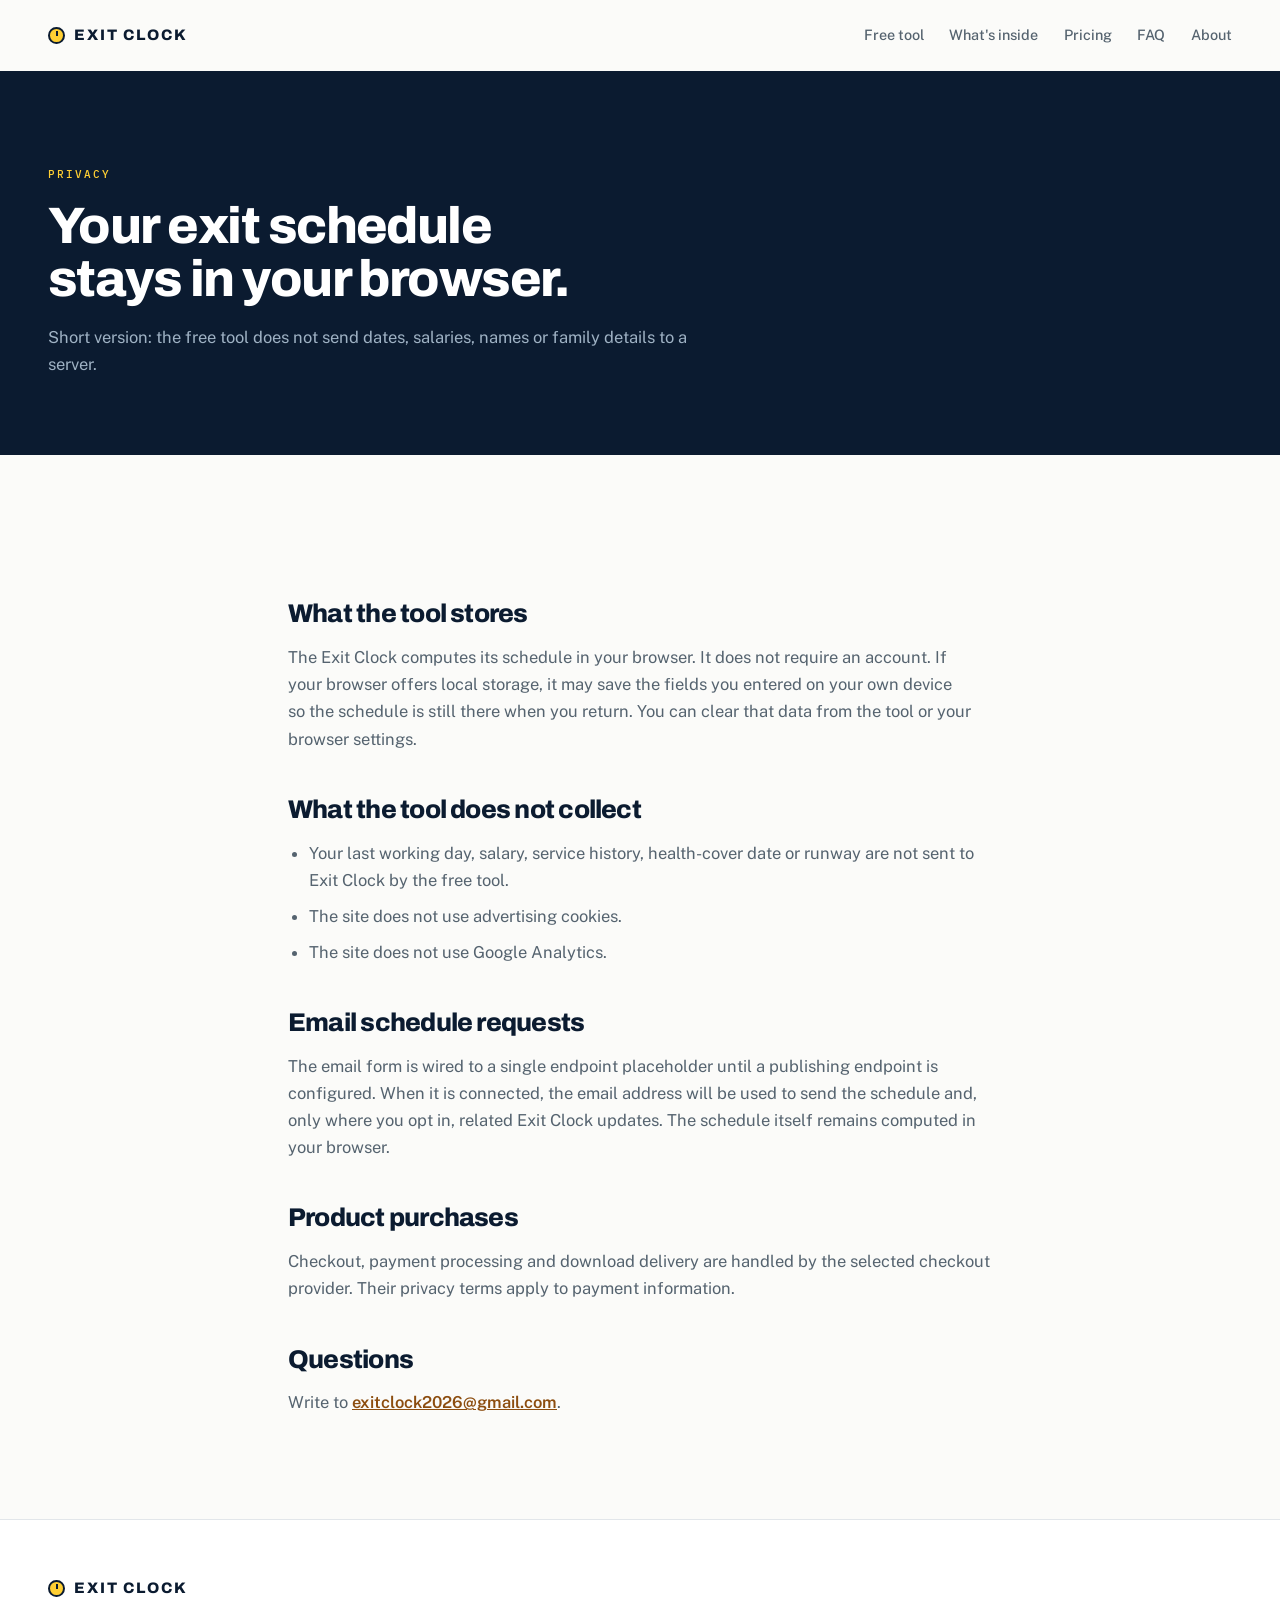
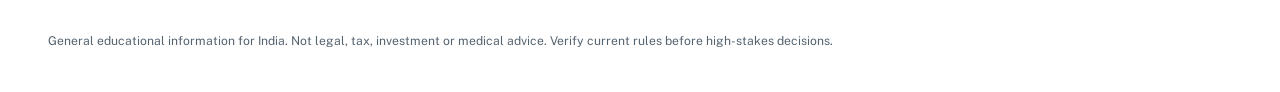
<file: privacy/index.html>
<!doctype html>
<html lang="en-IN"><head><meta charset="utf-8"><meta name="viewport" content="width=device-width, initial-scale=1, viewport-fit=cover"><meta name="theme-color" content="#0B1B30"><title>Privacy — Exit Clock</title><meta name="description" content="What Exit Clock's browser-only tool does and does not collect."><link rel="canonical" href="/privacy/"><link rel="preconnect" href="https://fonts.googleapis.com"><link rel="preconnect" href="https://fonts.gstatic.com" crossorigin><link rel="stylesheet" href="https://fonts.googleapis.com/css2?family=Archivo:wght@700;800&family=IBM+Plex+Mono:wght@500&family=Public+Sans:wght@400;500;600&display=swap"><link rel="stylesheet" href="../assets/css/site.css"><link rel="icon" href="../assets/img/favicon.svg" type="image/svg+xml"><meta property="og:site_name" content="Exit Clock"><meta property="og:image" content="/assets/img/og-cover.jpg"><meta property="og:image:width" content="1200"><meta property="og:image:height" content="630"></head>
<body><header class="site-header"><div class="wrap header-inner"><a class="wordmark" href="/"><span class="clock-glyph"></span>EXIT CLOCK</a><nav class="main-nav" aria-label="Main navigation"><a href="/#tool">Free tool</a><a href="/#inside">What's inside</a><a href="/#pricing">Pricing</a><a href="/#faq">FAQ</a><a href="/about/">About</a></nav><a class="btn btn-primary header-cta" href="/#pricing">Get the Kit — <span data-price>₹999</span></a><button class="mobile-menu" type="button" data-menu-toggle aria-expanded="false" aria-label="Open menu"><span></span><span></span><span></span></button></div></header>
<main><section class="page-hero"><div class="wrap"><p class="eyebrow dark-eyebrow">Privacy</p><h1>Your exit schedule stays in your browser.</h1><p>Short version: the free tool does not send dates, salaries, names or family details to a server.</p></div></section><section class="section"><div class="wrap long-copy"><h2>What the tool stores</h2><p>The Exit Clock computes its schedule in your browser. It does not require an account. If your browser offers local storage, it may save the fields you entered on your own device so the schedule is still there when you return. You can clear that data from the tool or your browser settings.</p><h2>What the tool does not collect</h2><ul><li>Your last working day, salary, service history, health-cover date or runway are not sent to Exit Clock by the free tool.</li><li>The site does not use advertising cookies.</li><li>The site does not use Google Analytics.</li></ul><h2>Email schedule requests</h2><p>The email form is wired to a single endpoint placeholder until a publishing endpoint is configured. When it is connected, the email address will be used to send the schedule and, only where you opt in, related Exit Clock updates. The schedule itself remains computed in your browser.</p><h2>Product purchases</h2><p>Checkout, payment processing and download delivery are handled by the selected checkout provider. Their privacy terms apply to payment information.</p><h2>Questions</h2><p>Write to <a href="mailto:exitclock2026@gmail.com">exitclock2026@gmail.com</a>.</p></div></section></main><footer class="site-footer"><div class="wrap"><a class="wordmark" href="/"><span class="clock-glyph"></span>EXIT CLOCK</a><p class="legal-line">General educational information for India. Not legal, tax, investment or medical advice. Verify current rules before high-stakes decisions.</p></div></footer><script src="../assets/js/site.js"></script></body></html>
</file>
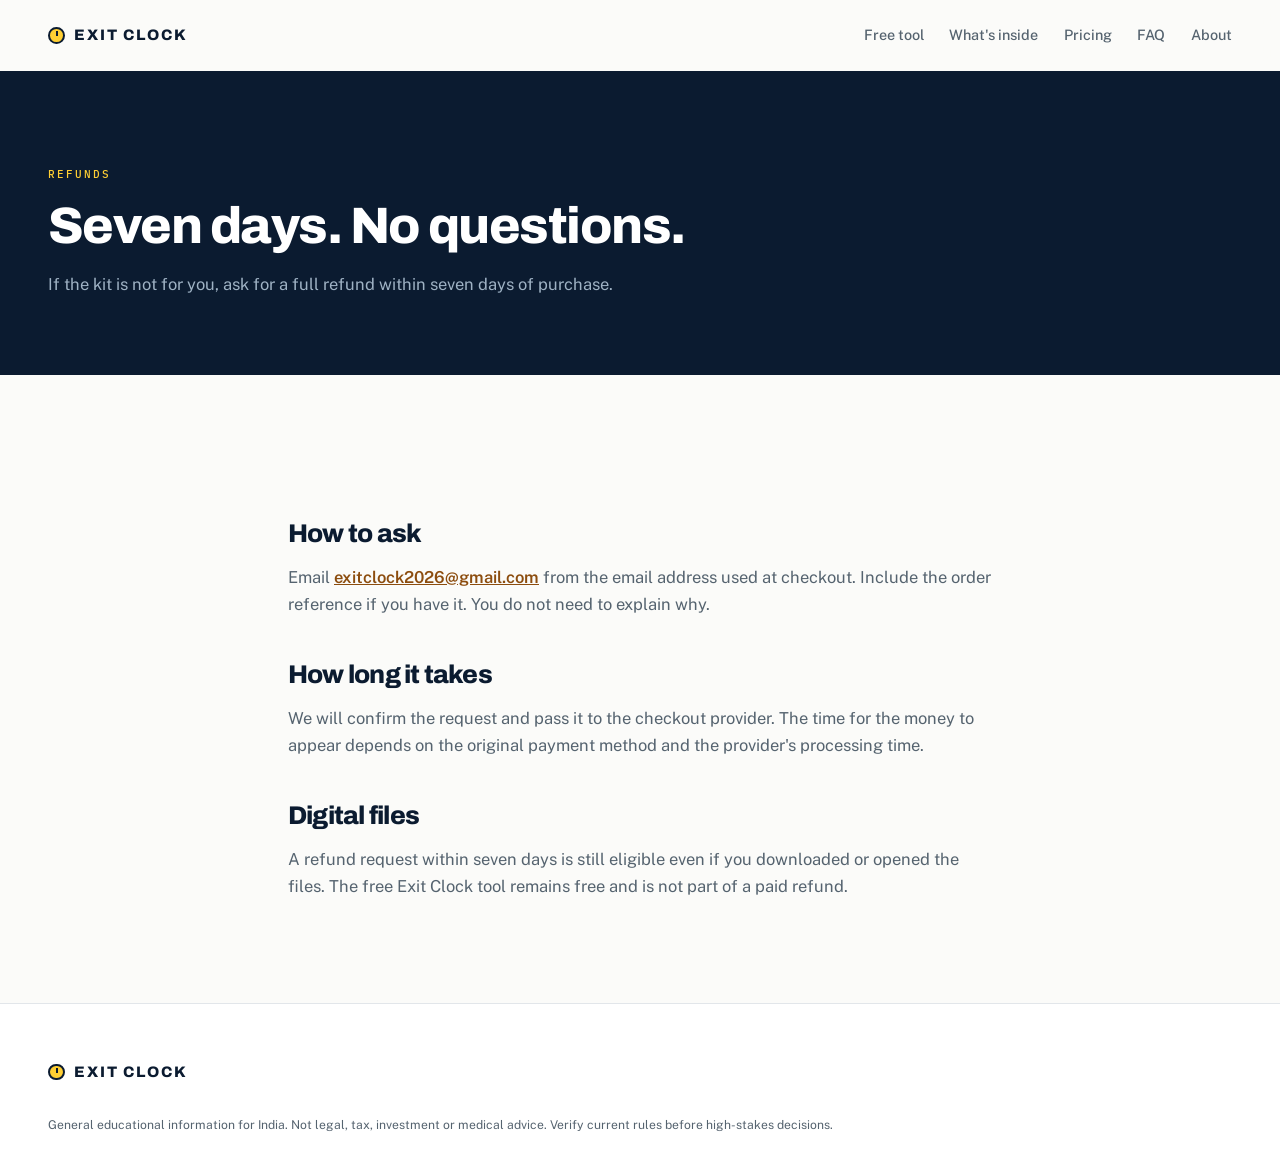
<file: refund/index.html>
<!doctype html>
<html lang="en-IN"><head><meta charset="utf-8"><meta name="viewport" content="width=device-width, initial-scale=1, viewport-fit=cover"><meta name="theme-color" content="#0B1B30"><title>Refunds — Exit Clock</title><meta name="description" content="The Exit Clock seven-day refund policy."><link rel="canonical" href="/refund/"><link rel="preconnect" href="https://fonts.googleapis.com"><link rel="preconnect" href="https://fonts.gstatic.com" crossorigin><link rel="stylesheet" href="https://fonts.googleapis.com/css2?family=Archivo:wght@700;800&family=IBM+Plex+Mono:wght@500&family=Public+Sans:wght@400;500;600&display=swap"><link rel="stylesheet" href="../assets/css/site.css"><link rel="icon" href="../assets/img/favicon.svg" type="image/svg+xml"><meta property="og:site_name" content="Exit Clock"><meta property="og:image" content="/assets/img/og-cover.jpg"><meta property="og:image:width" content="1200"><meta property="og:image:height" content="630"></head>
<body><header class="site-header"><div class="wrap header-inner"><a class="wordmark" href="/"><span class="clock-glyph"></span>EXIT CLOCK</a><nav class="main-nav" aria-label="Main navigation"><a href="/#tool">Free tool</a><a href="/#inside">What's inside</a><a href="/#pricing">Pricing</a><a href="/#faq">FAQ</a><a href="/about/">About</a></nav><a class="btn btn-primary header-cta" href="/#pricing">Get the Kit — <span data-price>₹999</span></a><button class="mobile-menu" type="button" data-menu-toggle aria-expanded="false" aria-label="Open menu"><span></span><span></span><span></span></button></div></header>
<main><section class="page-hero"><div class="wrap"><p class="eyebrow dark-eyebrow">Refunds</p><h1>Seven days. No questions.</h1><p>If the kit is not for you, ask for a full refund within seven days of purchase.</p></div></section><section class="section"><div class="wrap long-copy"><h2>How to ask</h2><p>Email <a href="mailto:exitclock2026@gmail.com">exitclock2026@gmail.com</a> from the email address used at checkout. Include the order reference if you have it. You do not need to explain why.</p><h2>How long it takes</h2><p>We will confirm the request and pass it to the checkout provider. The time for the money to appear depends on the original payment method and the provider's processing time.</p><h2>Digital files</h2><p>A refund request within seven days is still eligible even if you downloaded or opened the files. The free Exit Clock tool remains free and is not part of a paid refund.</p></div></section></main><footer class="site-footer"><div class="wrap"><a class="wordmark" href="/"><span class="clock-glyph"></span>EXIT CLOCK</a><p class="legal-line">General educational information for India. Not legal, tax, investment or medical advice. Verify current rules before high-stakes decisions.</p></div></footer><script src="../assets/js/site.js"></script></body></html>
</file>
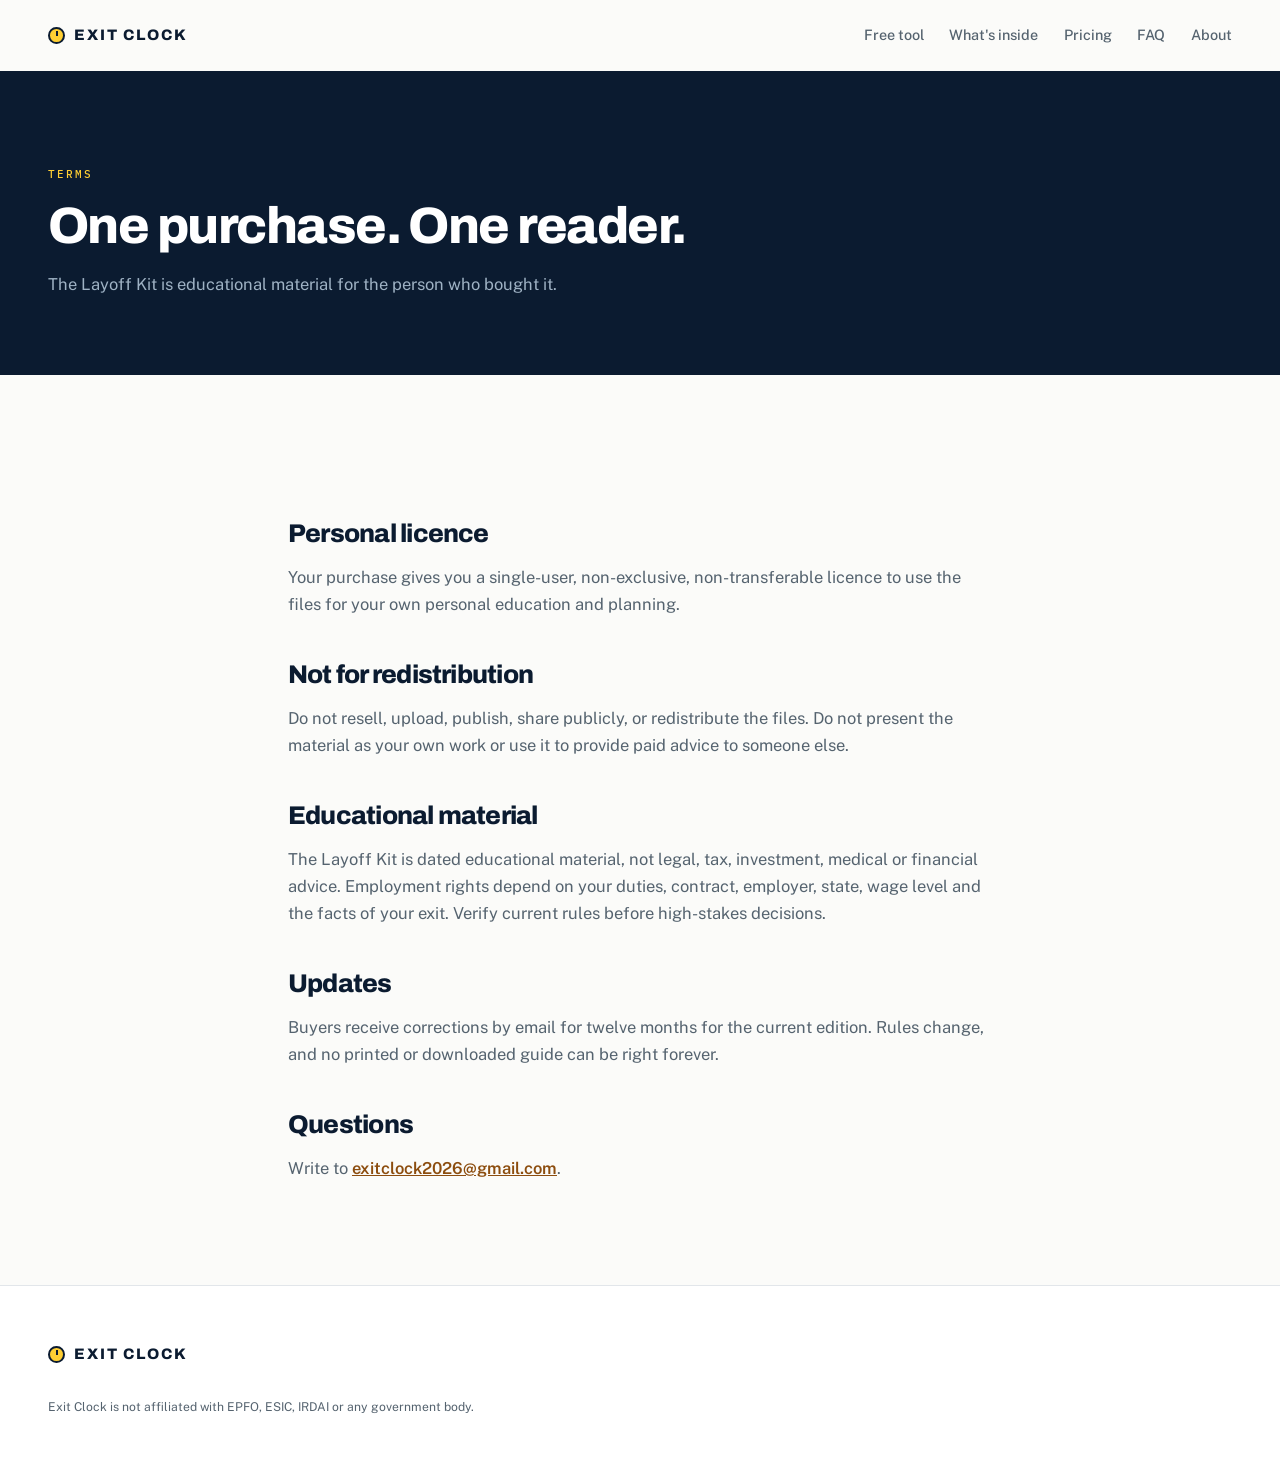
<file: terms/index.html>
<!doctype html>
<html lang="en-IN"><head><meta charset="utf-8"><meta name="viewport" content="width=device-width, initial-scale=1, viewport-fit=cover"><meta name="theme-color" content="#0B1B30"><title>Terms — Exit Clock</title><meta name="description" content="Licence and use terms for The Layoff Kit by Exit Clock."><link rel="canonical" href="/terms/"><link rel="preconnect" href="https://fonts.googleapis.com"><link rel="preconnect" href="https://fonts.gstatic.com" crossorigin><link rel="stylesheet" href="https://fonts.googleapis.com/css2?family=Archivo:wght@700;800&family=IBM+Plex+Mono:wght@500&family=Public+Sans:wght@400;500;600&display=swap"><link rel="stylesheet" href="../assets/css/site.css"><link rel="icon" href="../assets/img/favicon.svg" type="image/svg+xml"><meta property="og:site_name" content="Exit Clock"><meta property="og:image" content="/assets/img/og-cover.jpg"><meta property="og:image:width" content="1200"><meta property="og:image:height" content="630"></head>
<body><header class="site-header"><div class="wrap header-inner"><a class="wordmark" href="/"><span class="clock-glyph"></span>EXIT CLOCK</a><nav class="main-nav" aria-label="Main navigation"><a href="/#tool">Free tool</a><a href="/#inside">What's inside</a><a href="/#pricing">Pricing</a><a href="/#faq">FAQ</a><a href="/about/">About</a></nav><a class="btn btn-primary header-cta" href="/#pricing">Get the Kit — <span data-price>₹999</span></a><button class="mobile-menu" type="button" data-menu-toggle aria-expanded="false" aria-label="Open menu"><span></span><span></span><span></span></button></div></header>
<main><section class="page-hero"><div class="wrap"><p class="eyebrow dark-eyebrow">Terms</p><h1>One purchase. One reader.</h1><p>The Layoff Kit is educational material for the person who bought it.</p></div></section><section class="section"><div class="wrap long-copy"><h2>Personal licence</h2><p>Your purchase gives you a single-user, non-exclusive, non-transferable licence to use the files for your own personal education and planning.</p><h2>Not for redistribution</h2><p>Do not resell, upload, publish, share publicly, or redistribute the files. Do not present the material as your own work or use it to provide paid advice to someone else.</p><h2>Educational material</h2><p>The Layoff Kit is dated educational material, not legal, tax, investment, medical or financial advice. Employment rights depend on your duties, contract, employer, state, wage level and the facts of your exit. Verify current rules before high-stakes decisions.</p><h2>Updates</h2><p>Buyers receive corrections by email for twelve months for the current edition. Rules change, and no printed or downloaded guide can be right forever.</p><h2>Questions</h2><p>Write to <a href="mailto:exitclock2026@gmail.com">exitclock2026@gmail.com</a>.</p></div></section></main><footer class="site-footer"><div class="wrap"><a class="wordmark" href="/"><span class="clock-glyph"></span>EXIT CLOCK</a><p class="legal-line">Exit Clock is not affiliated with EPFO, ESIC, IRDAI or any government body.</p></div></footer><script src="../assets/js/site.js"></script></body></html>
</file>
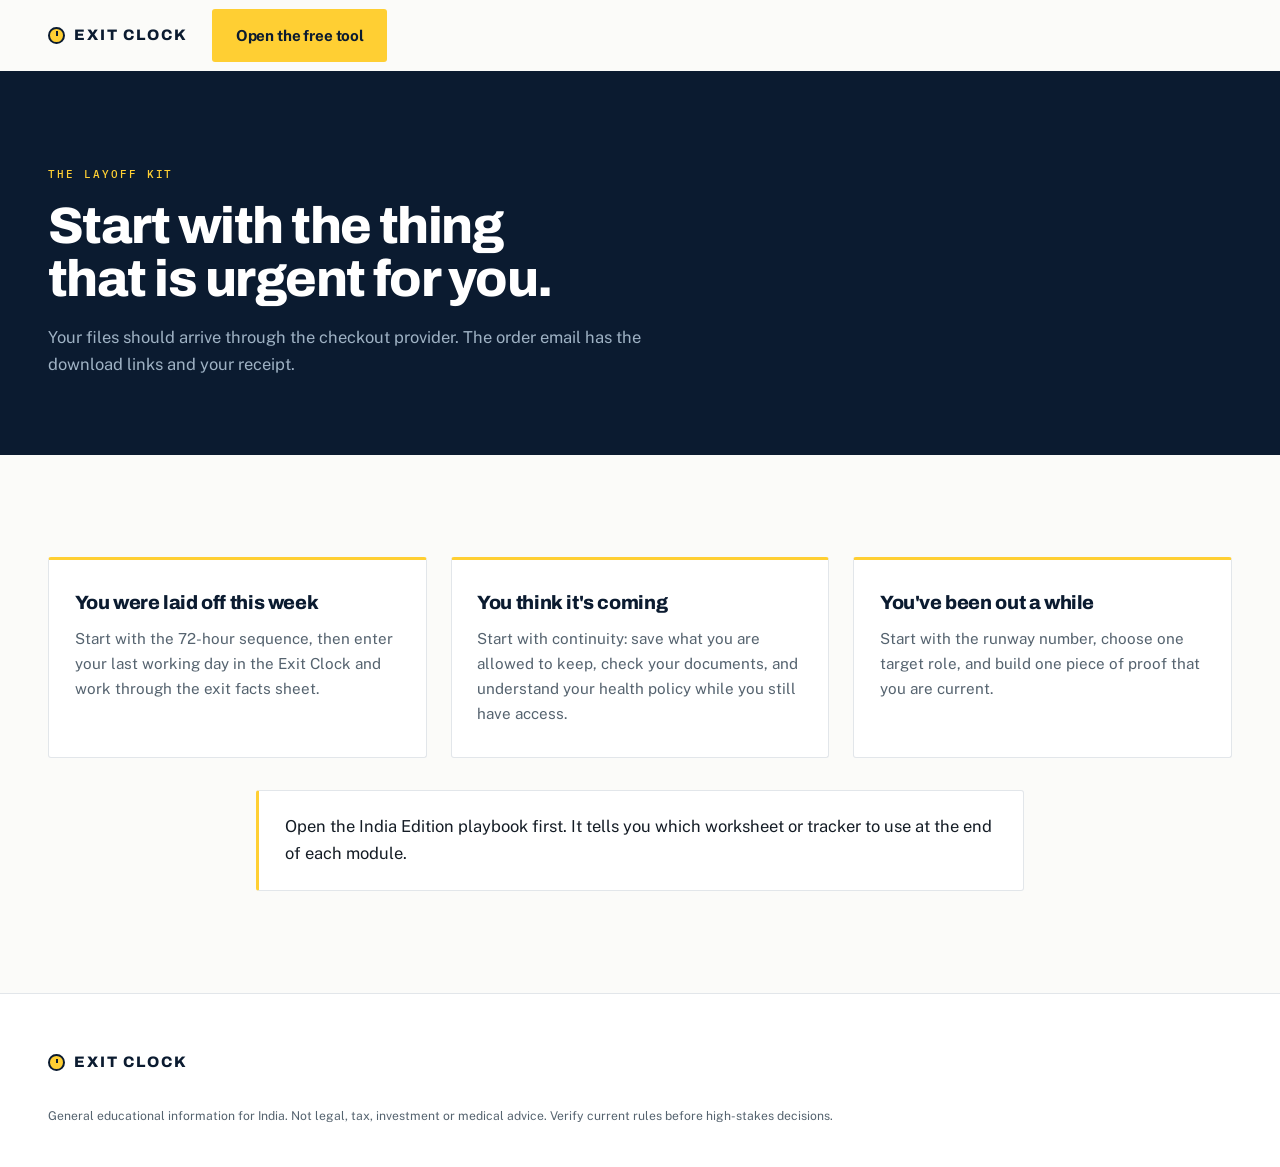
<file: thank-you/index.html>
<!doctype html>
<html lang="en-IN"><head><meta charset="utf-8"><meta name="viewport" content="width=device-width, initial-scale=1, viewport-fit=cover"><meta name="theme-color" content="#0B1B30"><title>Thank you — Exit Clock</title><meta name="description" content="Where to start after buying The Layoff Kit."><link rel="canonical" href="/thank-you/"><link rel="preconnect" href="https://fonts.googleapis.com"><link rel="preconnect" href="https://fonts.gstatic.com" crossorigin><link rel="stylesheet" href="https://fonts.googleapis.com/css2?family=Archivo:wght@700;800&family=IBM+Plex+Mono:wght@500&family=Public+Sans:wght@400;500;600&display=swap"><link rel="stylesheet" href="../assets/css/site.css"><link rel="icon" href="../assets/img/favicon.svg" type="image/svg+xml"><meta property="og:site_name" content="Exit Clock"><meta property="og:image" content="/assets/img/og-cover.jpg"><meta property="og:image:width" content="1200"><meta property="og:image:height" content="630"></head>
<body><header class="site-header"><div class="wrap header-inner"><a class="wordmark" href="/"><span class="clock-glyph"></span>EXIT CLOCK</a><a class="btn btn-primary" href="/#tool">Open the free tool</a></div></header><main><section class="page-hero"><div class="wrap"><p class="eyebrow dark-eyebrow">The Layoff Kit</p><h1>Start with the thing that is urgent for you.</h1><p>Your files should arrive through the checkout provider. The order email has the download links and your receipt.</p></div></section><section class="section"><div class="wrap"><div class="get-grid"><article class="audience-card"><h3>You were laid off this week</h3><p>Start with the 72-hour sequence, then enter your last working day in the Exit Clock and work through the exit facts sheet.</p></article><article class="audience-card"><h3>You think it's coming</h3><p>Start with continuity: save what you are allowed to keep, check your documents, and understand your health policy while you still have access.</p></article><article class="audience-card"><h3>You've been out a while</h3><p>Start with the runway number, choose one target role, and build one piece of proof that you are current.</p></article></div><div class="callout" style="max-width:48rem;margin:2rem auto 0;"><p>Open the India Edition playbook first. It tells you which worksheet or tracker to use at the end of each module.</p></div></div></section></main><footer class="site-footer"><div class="wrap"><a class="wordmark" href="/"><span class="clock-glyph"></span>EXIT CLOCK</a><p class="legal-line">General educational information for India. Not legal, tax, investment or medical advice. Verify current rules before high-stakes decisions.</p></div></footer><script src="../assets/js/site.js"></script></body></html>
</file>
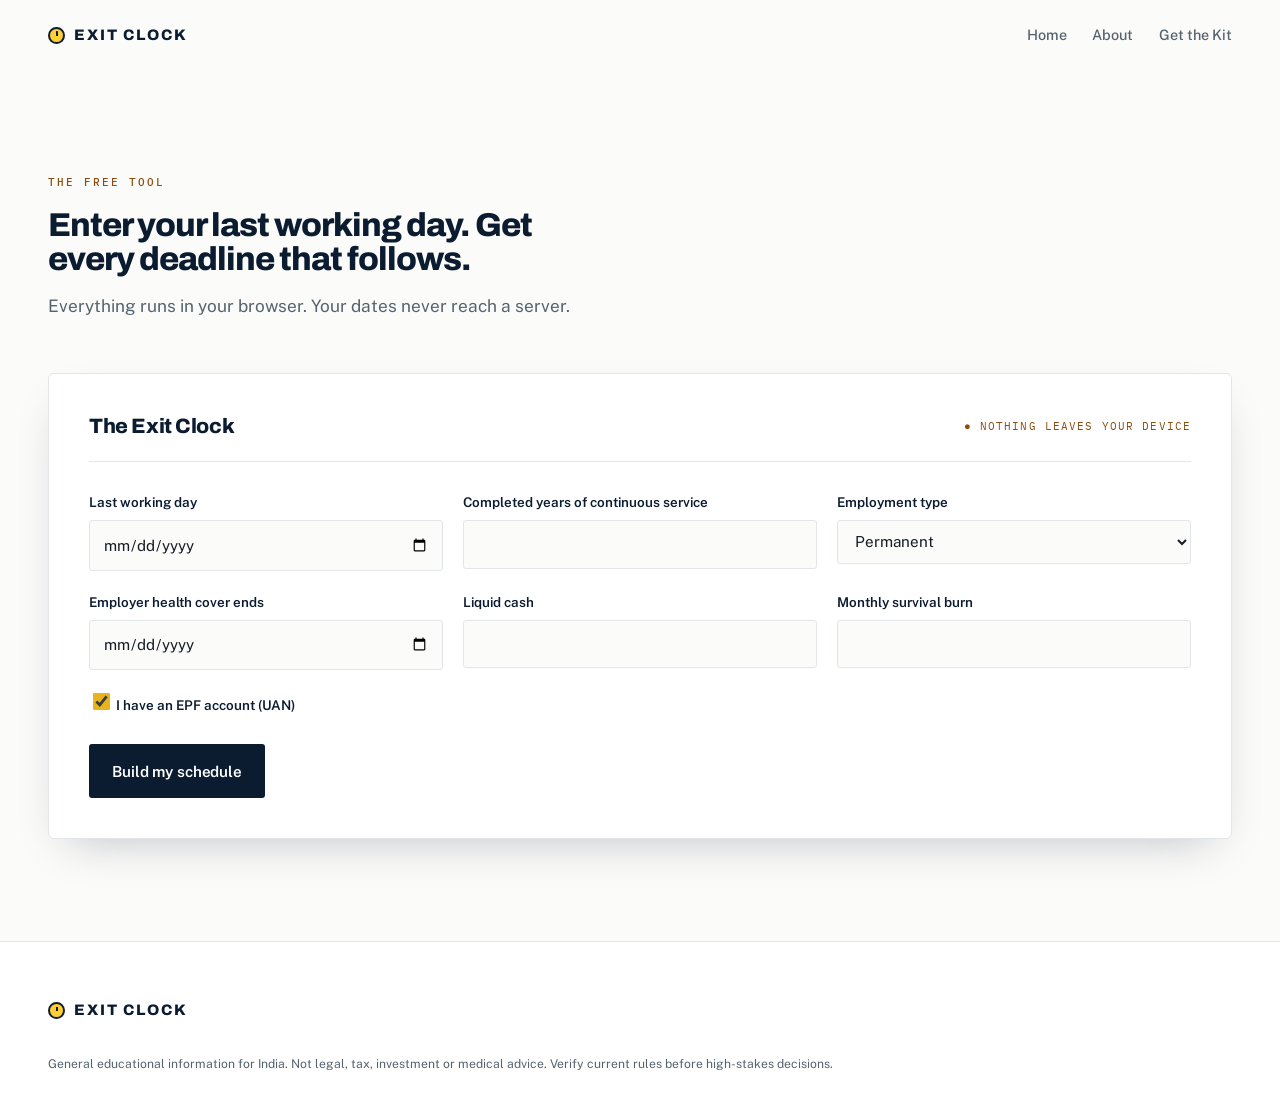
<file: tool/index.html>
<!doctype html>
<html lang="en-IN"><head><meta charset="utf-8"><meta name="viewport" content="width=device-width, initial-scale=1, viewport-fit=cover"><meta name="theme-color" content="#0B1B30"><title>The Exit Clock — Free deadline tool</title><meta name="description" content="Enter your last working day and get the deadlines that follow."><link rel="canonical" href="/tool/"><link rel="preconnect" href="https://fonts.googleapis.com"><link rel="preconnect" href="https://fonts.gstatic.com" crossorigin><link rel="stylesheet" href="https://fonts.googleapis.com/css2?family=Archivo:wght@700;800&family=IBM+Plex+Mono:wght@500&family=Public+Sans:wght@400;500;600&display=swap"><link rel="stylesheet" href="../assets/css/site.css"><link rel="icon" href="../assets/img/favicon.svg" type="image/svg+xml"><meta property="og:site_name" content="Exit Clock"><meta property="og:image" content="/assets/img/og-cover.jpg"><meta property="og:image:width" content="1200"><meta property="og:image:height" content="630"></head>
<body><header class="site-header"><div class="wrap header-inner"><a class="wordmark" href="/"><span class="clock-glyph"></span>EXIT CLOCK</a><nav class="main-nav" aria-label="Main navigation"><a href="/">Home</a><a href="/about/">About</a><a href="/#pricing">Get the Kit</a></nav><a class="btn btn-primary header-cta" href="/#pricing">Get the Kit — <span data-price>₹999</span></a><button class="mobile-menu" type="button" data-menu-toggle aria-expanded="false" aria-label="Open menu"><span></span><span></span><span></span></button></div></header><main class="tool-page-main"><div class="wrap"><div class="section-head"><p class="eyebrow">The free tool</p><h1>Enter your last working day. Get every deadline that follows.</h1><p>Everything runs in your browser. Your dates never reach a server.</p></div><div class="tool-card"><div class="tool-top"><h3>The Exit Clock</h3><span class="privacy-badge">● Nothing leaves your device</span></div><form class="tool-form" id="exit-clock-form"><div class="field"><label for="lwd">Last working day</label><input id="lwd" name="lwd" type="date" required></div><div class="field"><label for="service">Completed years of continuous service</label><input id="service" name="service" type="number" min="0" max="50" step=".1"></div><div class="field"><label for="empType">Employment type</label><select id="empType" name="empType"><option value="permanent">Permanent</option><option value="fixed">Fixed-term contract</option></select></div><div class="field"><label for="coverEnds">Employer health cover ends</label><input id="coverEnds" name="coverEnds" type="date"></div><div class="field"><label for="cash">Liquid cash</label><input id="cash" name="cash" type="number" min="0"></div><div class="field"><label for="burn">Monthly survival burn</label><input id="burn" name="burn" type="number" min="0"></div><label class="field"><span><input type="checkbox" name="hasPF" checked> I have an EPF account (UAN)</span></label><div class="form-actions"><button class="btn btn-dark" type="submit">Build my schedule</button><span class="tool-message" id="tool-message" role="status"></span></div></form><div class="tool-results" id="tool-results" hidden><div class="results-summary"><div class="summary-cell"><strong id="summary-next">—</strong><span>First open item</span></div><div class="summary-cell"><strong id="summary-count">—</strong><span>Deadlines in your schedule</span></div><div class="summary-cell"><strong>Browser-only</strong><span>No account or server storage</span></div></div><div class="deadline-list" id="first-two"></div><div class="locked-panel" id="locked-panel"><div class="locked-content"><h3>Your full schedule — more dates, the rule behind each one, and the exact wording to send HR.</h3><p>Email me your schedule to show the rest inline. A person who refuses the email still keeps the two free deadlines above.</p><form class="email-form" id="email-form"><input type="email" aria-label="Email address" placeholder="you@example.com" required><button class="btn btn-dark" type="submit">Email me my schedule</button></form></div></div><div class="full-schedule" id="full-schedule"></div><button class="btn btn-dark" id="print-schedule" type="button" style="margin-top:1rem;">Download as PDF</button></div></div></div></main><footer class="site-footer"><div class="wrap"><a class="wordmark" href="/"><span class="clock-glyph"></span>EXIT CLOCK</a><p class="legal-line">General educational information for India. Not legal, tax, investment or medical advice. Verify current rules before high-stakes decisions.</p></div></footer><script src="../assets/js/site.js"></script><script src="../assets/js/exit-clock.js"></script></body></html>
</file>
<file: assets/css/site.css>
/* ==========================================================================
   Exit Clock — site styles
   Palette is fixed brand (navy / yellow); semantic tokens flip in dark mode.
   ========================================================================== */

:root {
  --navy: #0B1B30;
  --navy-soft: #14304A;
  --yellow: #FFCF33;
  --yellow-deep: #E8B41C;

  --ink: #141C25;
  --ink-soft: #55636F;
  --ground: #FBFBF9;
  --panel: #FFFFFF;
  --line: #E2E6EA;
  --line-soft: #EFF2F4;

  --heading: #0B1B30;
  --accent-ink: #8C4D0F;
  --header-bg: rgba(251, 251, 249, .88);
  --dark-bg: #0B1B30;
  --dark-ink: #F2F6FA;
  --dark-soft: #9FB2C4;
  --dark-line: rgba(255, 255, 255, .13);

  --shadow-sm: 0 1px 2px rgba(11, 27, 48, .05);
  --shadow: 0 18px 44px -20px rgba(11, 27, 48, .28);
  --shadow-lg: 0 40px 80px -32px rgba(11, 27, 48, .42);

  --r: 3px;
  --r-lg: 6px;
  --pad: clamp(3.75rem, 8vw, 7.5rem);
}

@media (prefers-color-scheme: dark) {
  :root {
    --ink: #E7EDF3;
    --ink-soft: #A3B1BE;
    --ground: #0D141C;
    --panel: #141E29;
    --line: #26323E;
    --line-soft: #1C2833;
    --heading: #EDF3F8;
    --accent-ink: #E9B361;
    --header-bg: rgba(13, 20, 28, .88);
    --dark-bg: #060D16;
    --shadow-sm: 0 1px 2px rgba(0, 0, 0, .5);
    --shadow: 0 18px 44px -20px rgba(0, 0, 0, .7);
    --shadow-lg: 0 40px 80px -32px rgba(0, 0, 0, .8);
  }
}

* { box-sizing: border-box; }
html { scroll-behavior: smooth; scroll-padding-top: 5.5rem; }
body {
  margin: 0;
  background: var(--ground);
  color: var(--ink);
  font: 400 16.5px/1.65 "Public Sans", system-ui, -apple-system, sans-serif;
  -webkit-font-smoothing: antialiased;
  text-rendering: optimizeLegibility;
  overflow-x: hidden;
}
body.menu-open { overflow: hidden; }
a { color: inherit; }
img, svg { max-width: 100%; height: auto; display: block; }
button, input, select, textarea { font: inherit; color: inherit; }
button, a { -webkit-tap-highlight-color: transparent; }
p { margin: 0; }
ul, ol { margin: 0; padding: 0; list-style: none; }

h1, h2, h3, h4 {
  margin: 0;
  font-family: Archivo, system-ui, sans-serif;
  font-weight: 800;
  letter-spacing: -.03em;
  line-height: 1.04;
  color: var(--heading);
  text-wrap: balance;
}
h3, h4 { letter-spacing: -.02em; line-height: 1.2; }

.mono, .eyebrow, .source-line, .tool-date, .clock-number,
.value-num, .inside-idx, .inside-tag, .spec-bar {
  font-family: "IBM Plex Mono", ui-monospace, monospace;
  font-variant-numeric: tabular-nums;
}

:focus-visible { outline: 2px solid var(--yellow); outline-offset: 3px; border-radius: 2px; }

.skip-link {
  position: absolute; left: -9999px; top: 0; z-index: 200;
  background: var(--navy); color: #fff; padding: .7rem 1.1rem; font-weight: 600;
}
.skip-link:focus { left: .5rem; top: .5rem; }

.wrap { width: min(74rem, calc(100% - 2.5rem)); margin-inline: auto; }
.narrow-wrap, .narrow { width: min(48rem, calc(100% - 2.5rem)); margin-inline: auto; }

/* ---------- Eyebrow ---------- */
.eyebrow {
  display: block;
  color: var(--accent-ink);
  font-size: .68rem;
  font-weight: 500;
  letter-spacing: .18em;
  text-transform: uppercase;
  margin-bottom: 1rem;
}
.dark-eyebrow { color: var(--yellow); }
.eyebrow-pop {
  display: inline-block;
  position: relative;
  margin-inline: .12em .08em;
  padding: .1em .24em .14em;
  color: var(--navy);
  background: var(--yellow);
  letter-spacing: .08em;
  transform: rotate(-2deg);
  box-shadow: .26em .22em 0 rgba(255, 255, 255, .2);
  clip-path: polygon(2% 8%, 98% 0, 100% 88%, 3% 100%);
}

/* ---------- Buttons ---------- */
.btn {
  --btn-bg: var(--navy);
  --btn-fg: #fff;
  display: inline-flex; align-items: center; justify-content: center; gap: .4em;
  padding: .82rem 1.4rem;
  background: var(--btn-bg); color: var(--btn-fg);
  border: 1px solid transparent; border-radius: var(--r);
  font-weight: 600; font-size: .95rem; letter-spacing: -.01em;
  text-decoration: none; cursor: pointer; white-space: nowrap;
  transition: transform .15s ease, box-shadow .15s ease, background .15s ease, opacity .15s ease;
}
.btn:hover { transform: translateY(-1px); box-shadow: var(--shadow); }
.btn:active { transform: translateY(0); }
.btn-lg { padding: 1.02rem 1.8rem; font-size: 1rem; }
.btn-full { width: 100%; }

.btn-primary { --btn-bg: var(--yellow); --btn-fg: var(--navy); font-weight: 700; }
.btn-primary:hover { --btn-bg: var(--yellow-deep); }
.btn-dark { --btn-bg: var(--navy); --btn-fg: #fff; }
.btn-outline {
  --btn-bg: transparent; --btn-fg: currentColor;
  border-color: currentColor;
}
.btn-ghost {
  --btn-bg: transparent; --btn-fg: #fff;
  border-color: rgba(255, 255, 255, .34);
}
.btn-ghost:hover { background: rgba(255, 255, 255, .08); }
.btn[data-pending] { opacity: .85; }

.cta-row { display: flex; flex-wrap: wrap; gap: .75rem; }

.text-link {
  color: var(--accent-ink);
  text-decoration: none;
  border-bottom: 1px solid currentColor;
  font-weight: 600;
}

/* ---------- Announcement ---------- */
.announcement {
  background: var(--navy); color: #fff;
  font-size: .82rem; letter-spacing: -.005em;
}
.announcement b { color: var(--yellow); font-weight: 600; }
.announcement-inner {
  display: flex; align-items: center; justify-content: center; gap: 1rem;
  padding: .6rem 0; text-align: center;
}
.announcement button {
  background: none; border: 0; color: rgba(255, 255, 255, .6);
  font-size: 1.1rem; line-height: 1; cursor: pointer; padding: .2rem .4rem;
}
.announcement button:hover { color: #fff; }

/* ---------- Header ---------- */
.site-header {
  position: sticky; top: 0; z-index: 90;
  background: var(--header-bg);
  backdrop-filter: saturate(180%) blur(14px);
  -webkit-backdrop-filter: saturate(180%) blur(14px);
  border-bottom: 1px solid transparent;
  transition: border-color .2s ease, box-shadow .2s ease;
}
.site-header.scrolled { border-bottom-color: var(--line); box-shadow: var(--shadow-sm); }
.header-inner { display: flex; align-items: center; gap: 1.5rem; min-height: 4.4rem; }

.wordmark {
  display: inline-flex; align-items: center; gap: .55rem;
  font-family: Archivo, sans-serif; font-weight: 800;
  font-size: .95rem; letter-spacing: .13em;
  color: var(--heading); text-decoration: none;
}
.clock-glyph {
  width: 1.05rem; height: 1.05rem; border-radius: 50%;
  background: var(--yellow); border: 2px solid var(--navy);
  position: relative; flex: none;
}
.clock-glyph::after {
  content: ""; position: absolute; left: 50%; top: 20%;
  width: 1.5px; height: 34%; background: var(--navy); transform-origin: bottom;
}
@media (prefers-color-scheme: dark) { .clock-glyph { border-color: var(--yellow); } }

.main-nav { margin-left: auto; display: flex; align-items: center; gap: 1.6rem; }
.main-nav a {
  text-decoration: none; font-size: .9rem; font-weight: 500;
  color: var(--ink-soft); transition: color .15s ease;
}
.main-nav a:hover { color: var(--heading); }
.main-nav .btn { color: var(--navy); font-size: .88rem; padding: .62rem 1.05rem; }

.header-cta { display: none; margin-left: auto; font-size: .85rem; padding: .6rem 1rem; }
.mobile-menu { display: none; background: none; border: 0; cursor: pointer; padding: .5rem; }
.mobile-menu span { display: block; width: 22px; height: 2px; background: var(--heading); margin: 4.5px 0; border-radius: 2px; }

/* ---------- Sections ---------- */
.section { padding-block: var(--pad); }
.section-head { max-width: 40rem; margin-bottom: 3.25rem; }
.section-head h2 { font-size: clamp(1.8rem, 3.6vw, 2.75rem); }
.section-head > p:not(.eyebrow) {
  margin-top: 1rem; color: var(--ink-soft);
  font-size: 1.08rem; max-width: 34rem; text-wrap: pretty;
}

.section.dark, .final-cta.dark {
  background: var(--dark-bg); color: var(--dark-ink);
}
.section.dark h1, .section.dark h2, .section.dark h3,
.final-cta.dark h2 { color: var(--dark-ink); }
.section.dark .section-head > p:not(.eyebrow) { color: var(--dark-soft); }

/* ==========================================================================
   HERO
   ========================================================================== */
.hero {
  background: var(--dark-bg); color: var(--dark-ink);
  padding-block: clamp(2.75rem, 5vw, 4.5rem) clamp(2.5rem, 5vw, 4rem);
  position: relative; overflow: hidden;
}
.hero::before {
  content: ""; position: absolute; inset: auto -10% -60% 40%;
  height: 120%; background: radial-gradient(closest-side, rgba(255, 207, 51, .1), transparent 70%);
  pointer-events: none;
}
.hero-grid {
  display: grid; grid-template-columns: 1.15fr .85fr;
  gap: clamp(2rem, 5vw, 4.5rem); align-items: center;
  position: relative; z-index: 1;
}
.hero h1 {
  font-size: clamp(2.2rem, 4.5vw, 3.5rem);
  color: #fff; letter-spacing: -.035em; line-height: 1.05;
}
.hero .lede {
  margin-top: 1.5rem; max-width: 33rem;
  font-size: clamp(1.02rem, 1.5vw, 1.2rem);
  line-height: 1.6; color: var(--dark-soft); text-wrap: pretty;
}
.hero .lede em { color: #fff; font-style: normal; font-weight: 600; }
.hero .cta-row { margin-top: 2.25rem; }
.hero-trust {
  margin-top: 1.15rem; font-size: .82rem; color: rgba(255, 255, 255, .5);
}

/* Cover stack */
.hero-art { display: flex; justify-content: center; }
.cover-stack {
  position: relative; width: min(100%, 25rem);
  aspect-ratio: 1 / 1.05;
  perspective: 1400px;
}
.cover-stack img {
  position: absolute; top: 0; left: 50%; width: 62%;
  border-radius: 2px;
  box-shadow: var(--shadow-lg);
  transform-origin: bottom center;
  transition: transform .5s cubic-bezier(.2, .8, .2, 1);
}
.cover-stack img:nth-child(1) { transform: translateX(-50%) rotate(-13deg) translateX(-38%) scale(.9); filter: brightness(.82); }
.cover-stack img:nth-child(2) { transform: translateX(-50%) rotate(-6.5deg) translateX(-19%) scale(.95); filter: brightness(.9); }
.cover-stack img:nth-child(3) { transform: translateX(-50%) rotate(0deg) scale(1); }
.cover-stack img:nth-child(4) { transform: translateX(-50%) rotate(6.5deg) translateX(19%) scale(.95); filter: brightness(.9); }
.cover-stack img:nth-child(5) {
  transform: translateX(-50%) translateY(7%) scale(1.06);
  box-shadow: 0 50px 90px -30px rgba(0, 0, 0, .75);
}
.cover-stack:hover img:nth-child(1) { transform: translateX(-50%) rotate(-16deg) translateX(-46%) scale(.9); }
.cover-stack:hover img:nth-child(2) { transform: translateX(-50%) rotate(-8.5deg) translateX(-25%) scale(.95); }
.cover-stack:hover img:nth-child(4) { transform: translateX(-50%) rotate(8.5deg) translateX(25%) scale(.95); }
@media (prefers-reduced-motion: reduce) { .cover-stack img { transition: none; } }

/* Spec bar */
.spec-bar {
  position: relative; z-index: 1;
  margin-top: clamp(2.5rem, 5vw, 4rem);
  padding-top: 1.6rem; border-top: 1px solid var(--dark-line);
  display: flex; flex-wrap: wrap; gap: .6rem 2.5rem;
  font-size: .8rem; letter-spacing: .01em; color: var(--dark-soft);
}
.spec-bar b { color: var(--yellow); font-weight: 500; }

/* ==========================================================================
   VALUE — the product in three lines
   ========================================================================== */
.value { padding-block: clamp(3.5rem, 7vw, 6rem); }
.value-grid {
  display: grid; grid-template-columns: repeat(3, 1fr);
  gap: 0; border-top: 1px solid var(--line);
}
.value-card {
  padding: 2.25rem 2rem 0 0;
  border-right: 1px solid var(--line);
  margin-right: 2rem;
}
.value-card:last-child { border-right: 0; margin-right: 0; padding-right: 0; }
.value-num {
  display: block; font-size: .72rem; letter-spacing: .16em;
  color: var(--yellow-deep); margin-bottom: 1.1rem;
}
.value-card h2 { font-size: 1.42rem; letter-spacing: -.025em; }
.value-card p { margin-top: .8rem; color: var(--ink-soft); font-size: .97rem; text-wrap: pretty; }

/* ==========================================================================
   CLOCKS
   ========================================================================== */
.clocks-section { background: var(--panel); border-block: 1px solid var(--line); }
.clock-strip { display: grid; grid-template-columns: repeat(4, 1fr); gap: 1px; background: var(--line); border: 1px solid var(--line); }
.clock-card { background: var(--panel); padding: 2rem 1.5rem; }
.clock-number {
  font-size: clamp(2.6rem, 5vw, 3.6rem); font-weight: 400;
  line-height: 1; letter-spacing: -.05em; color: var(--heading);
}
.clock-card.is-alert .clock-number { color: var(--yellow-deep); }
.clock-card h3 {
  margin-top: .5rem; font-family: "IBM Plex Mono", monospace; font-weight: 400;
  font-size: .72rem; letter-spacing: .16em; text-transform: uppercase; color: var(--accent-ink);
}
.clock-card p { margin-top: 1rem; font-size: .92rem; color: var(--ink-soft); }

/* ==========================================================================
   FREE TOOL
   ========================================================================== */
.tool-card {
  background: var(--panel); border: 1px solid var(--line);
  border-radius: var(--r-lg); box-shadow: var(--shadow);
  padding: clamp(1.5rem, 3.5vw, 2.5rem);
}
.tool-top {
  display: flex; flex-wrap: wrap; align-items: center; justify-content: space-between;
  gap: 1rem; padding-bottom: 1.4rem; margin-bottom: 1.8rem; border-bottom: 1px solid var(--line);
}
.tool-top h3 { font-size: 1.3rem; }
.privacy-badge {
  font-family: "IBM Plex Mono", monospace; font-size: .7rem;
  letter-spacing: .1em; text-transform: uppercase; color: var(--accent-ink);
}
.tool-form { display: grid; grid-template-columns: repeat(3, 1fr); gap: 1.25rem; }
.field { display: flex; flex-direction: column; gap: .42rem; }
.field label, .field > span { font-size: .84rem; font-weight: 600; color: var(--heading); }
.field small { font-size: .76rem; color: var(--ink-soft); line-height: 1.45; }
.field input[type="date"], .field input[type="number"], .field input[type="email"], .field select {
  padding: .68rem .8rem; background: var(--ground);
  border: 1px solid var(--line); border-radius: var(--r);
  font-size: .95rem; width: 100%; min-height: 2.75rem;
}
.field input:focus, .field select:focus { border-color: var(--navy); outline: none; box-shadow: 0 0 0 3px rgba(255, 207, 51, .3); }
.field-check span { display: flex; align-items: center; gap: .55rem; font-weight: 500; }
.field input[type="checkbox"] { width: 1.05rem; height: 1.05rem; accent-color: var(--yellow-deep); }
.form-actions {
  grid-column: 1 / -1; display: flex; flex-wrap: wrap; align-items: center; gap: 1rem;
  padding-top: .5rem;
}
.tool-message { font-size: .86rem; color: var(--ink-soft); }

.tool-results { margin-top: 2.25rem; border-top: 1px solid var(--line); padding-top: 2rem; }
.results-summary {
  display: grid; grid-template-columns: repeat(3, 1fr); gap: 1px;
  background: var(--line); border: 1px solid var(--line); margin-bottom: 1.75rem;
}
.summary-cell { background: var(--panel); padding: 1.1rem 1.2rem; }
.summary-cell strong {
  display: block; font-family: "IBM Plex Mono", monospace; font-weight: 500;
  font-size: 1.05rem; color: var(--heading);
}
.summary-cell span { display: block; margin-top: .3rem; font-size: .76rem; color: var(--ink-soft); }

.deadline-list, .full-schedule { display: grid; gap: 1px; background: var(--line); }
.full-schedule:not(.is-visible):empty { display: none; }
.deadline-item {
  background: var(--panel); display: grid; grid-template-columns: 8.5rem 1fr;
  gap: 1.25rem; padding: 1.4rem .2rem;
}
.tool-date {
  font-size: .8rem; letter-spacing: .05em; color: var(--accent-ink);
  text-transform: uppercase; padding-top: .18rem;
}
.deadline-item h4 { font-size: 1.05rem; }
.deadline-item p { margin-top: .5rem; font-size: .93rem; color: var(--ink-soft); }
.rule-line {
  margin-top: .7rem !important; padding-left: .9rem;
  border-left: 2px solid var(--yellow);
  font-size: .82rem !important; line-height: 1.5;
}

.locked-panel {
  margin-top: 1.5rem; background: var(--navy); color: #fff;
  border-radius: var(--r-lg); padding: clamp(1.5rem, 3vw, 2.25rem);
}
.locked-content h3 { color: #fff; font-size: 1.2rem; max-width: 34rem; }
.locked-content p { margin-top: .7rem; color: var(--dark-soft); font-size: .92rem; max-width: 36rem; }
.email-form { display: flex; flex-wrap: wrap; gap: .6rem; margin-top: 1.4rem; }
.email-form input {
  flex: 1 1 15rem; padding: .78rem .9rem; border-radius: var(--r);
  border: 1px solid rgba(255, 255, 255, .22); background: rgba(255, 255, 255, .07); color: #fff;
}
.email-form input::placeholder { color: rgba(255, 255, 255, .45); }
.email-form .btn { --btn-bg: var(--yellow); --btn-fg: var(--navy); }
.full-schedule.is-visible { margin-top: 1.5rem; }
.print-btn { margin-top: 1.25rem; }

/* ==========================================================================
   WHAT'S INSIDE
   ========================================================================== */
.inside-list { border-top: 1px solid var(--dark-line); }
.inside-list li {
  display: grid; grid-template-columns: 3.5rem 1fr auto;
  gap: 1.5rem; align-items: baseline;
  padding: 1.75rem 0; border-bottom: 1px solid var(--dark-line);
}
.inside-idx { font-size: .78rem; color: var(--yellow); letter-spacing: .1em; }
.inside-list h3 { font-size: 1.3rem; color: #fff; }
.inside-list p { margin-top: .5rem; color: var(--dark-soft); font-size: .95rem; max-width: 46rem; }
.inside-tag {
  font-size: .68rem; letter-spacing: .14em; text-transform: uppercase;
  color: var(--dark-soft); border: 1px solid var(--dark-line);
  padding: .3rem .6rem; border-radius: 99px; white-space: nowrap;
}

/* ==========================================================================
   AUDIENCE
   ========================================================================== */
.audience-grid { display: grid; grid-template-columns: repeat(3, 1fr); gap: 1.5rem; }
.audience-card {
  background: var(--panel); border: 1px solid var(--line);
  border-top: 3px solid var(--yellow);
  border-radius: var(--r); padding: 1.9rem 1.6rem;
}
.audience-card h3 { font-size: 1.2rem; }
.audience-card p { margin-top: .75rem; color: var(--ink-soft); font-size: .95rem; }

/* ==========================================================================
   COMPARE
   ========================================================================== */
.contrast-section { background: var(--panel); border-block: 1px solid var(--line); }
.compare { display: grid; grid-template-columns: 1fr 1fr; gap: 1.5rem; }
.compare-col {
  border: 1px solid var(--line); border-radius: var(--r-lg);
  padding: 1.9rem 1.7rem; background: var(--ground);
}
.compare-col.is-good { background: var(--navy); border-color: var(--navy); }
.compare-col.is-good h3 { color: #fff; }
.compare-col h3 { font-size: 1.1rem; margin-bottom: 1.25rem; }
.compare-col li {
  position: relative; padding-left: 1.6rem; font-size: .95rem;
  color: var(--ink-soft); margin-bottom: .9rem; text-wrap: pretty;
}
.compare-col li:last-child { margin-bottom: 0; }
.compare-col li::before {
  content: "✕"; position: absolute; left: 0; top: -.05em;
  font-size: .8rem; color: #B4443A;
}
.compare-col.is-good li { color: var(--dark-soft); }
.compare-col.is-good li::before { content: "✓"; color: var(--yellow); font-size: .9rem; }
.compare-col.is-good em { color: #fff; font-style: normal; font-weight: 600; }
.source-note {
  margin-top: 1.75rem; font-family: "IBM Plex Mono", monospace;
  font-size: .74rem; color: var(--ink-soft); line-height: 1.7;
}
.source-line {
  margin-top: .8rem; font-size: .74rem; color: var(--accent-ink);
}

/* ==========================================================================
   PRICING
   ========================================================================== */
.pricing-section { background: var(--ground); padding-block: var(--pad); }
.price-card {
  display: grid; grid-template-columns: 1.05fr .95fr;
  background: var(--navy); color: #fff;
  border-radius: var(--r-lg); overflow: hidden;
  box-shadow: var(--shadow-lg);
}
.price-main { padding: clamp(2rem, 4vw, 3.25rem); }
.price-card h2 { color: #fff; font-size: clamp(1.9rem, 3.4vw, 2.6rem); }
.price-card .thin { font-weight: 600; color: var(--dark-soft); }
.price-line { display: flex; align-items: baseline; gap: .8rem; margin-top: 1.75rem; }
.price-now {
  font-family: Archivo, sans-serif; font-weight: 800;
  font-size: clamp(2.6rem, 5vw, 3.6rem); letter-spacing: -.04em; color: var(--yellow);
}
.price-card del { color: rgba(255, 255, 255, .42); font-size: 1.25rem; }
.price-note { margin-top: .75rem; color: var(--dark-soft); font-size: .93rem; }
.price-main .btn { margin-top: 1.9rem; }
.reassurance {
  display: flex; flex-wrap: wrap; gap: .5rem 1.4rem; margin-top: 1.25rem;
  font-size: .78rem; color: rgba(255, 255, 255, .55);
}
.price-list {
  padding: clamp(2rem, 4vw, 3.25rem);
  background: rgba(255, 255, 255, .04);
  border-left: 1px solid var(--dark-line);
}
.include-list li {
  position: relative; padding-left: 1.7rem; padding-block: .62rem;
  font-size: .95rem; color: var(--dark-ink);
  border-bottom: 1px solid var(--dark-line);
}
.include-list li:last-child { border-bottom: 0; }
.include-list li::before {
  content: "✓"; position: absolute; left: 0; color: var(--yellow); font-weight: 700;
}
.setup-note {
  grid-column: 1 / -1; padding: .9rem clamp(2rem, 4vw, 3.25rem);
  background: rgba(255, 207, 51, .12); color: var(--yellow);
  font-family: "IBM Plex Mono", monospace; font-size: .74rem;
}

/* ==========================================================================
   FAQ
   ========================================================================== */
.faq-list { border-top: 1px solid var(--line); }
.faq-list details { border-bottom: 1px solid var(--line); }
.faq-list summary {
  display: flex; align-items: center; justify-content: space-between; gap: 1rem;
  padding: 1.35rem 0; cursor: pointer; list-style: none;
  font-family: Archivo, sans-serif; font-weight: 700; font-size: 1.06rem;
  letter-spacing: -.02em; color: var(--heading);
}
.faq-list summary::-webkit-details-marker { display: none; }
.faq-list summary::after {
  content: "+"; font-family: "IBM Plex Mono", monospace; font-size: 1.3rem;
  font-weight: 400; color: var(--accent-ink); transition: transform .2s ease; flex: none;
}
.faq-list details[open] summary::after { transform: rotate(45deg); }
.answer { padding-bottom: 1.5rem; color: var(--ink-soft); max-width: 42rem; text-wrap: pretty; }
.answer a { color: var(--accent-ink); font-weight: 600; }

/* ==========================================================================
   FINAL CTA
   ========================================================================== */
.final-cta { padding-block: clamp(4rem, 8vw, 7rem); text-align: center; }
.final-cta h2 { font-size: clamp(1.9rem, 4vw, 3rem); }
.final-cta p { margin-top: 1.1rem; color: var(--dark-soft); max-width: 40rem; margin-inline: auto; }
.final-cta .cta-row { justify-content: center; margin-top: 2.25rem; }

/* ==========================================================================
   FOOTER
   ========================================================================== */
.site-footer {
  background: var(--panel); border-top: 1px solid var(--line);
  padding-block: 3.5rem 2.5rem; font-size: .9rem;
}
.footer-grid {
  display: grid; grid-template-columns: 2fr 1fr 1fr; gap: 2rem;
  padding-bottom: 2.25rem; border-bottom: 1px solid var(--line);
}
.footer-blurb { margin-top: .9rem; color: var(--ink-soft); max-width: 22rem; }
.footer-links { display: flex; flex-direction: column; gap: .6rem; color: var(--ink-soft); }
.footer-links a { color: var(--ink-soft); text-decoration: none; }
.footer-links a:hover { color: var(--heading); }
.legal-line { margin-top: 1.75rem; font-size: .76rem; color: var(--ink-soft); line-height: 1.7; }

/* ==========================================================================
   STICKY BUY BAR (mobile)
   ========================================================================== */
.buy-bar {
  position: fixed; inset: auto 0 0 0; z-index: 80;
  display: none; align-items: center; justify-content: space-between; gap: 1rem;
  padding: .7rem 1.25rem calc(.7rem + env(safe-area-inset-bottom));
  background: var(--header-bg); backdrop-filter: blur(14px);
  -webkit-backdrop-filter: blur(14px); border-top: 1px solid var(--line);
}
.buy-bar[hidden] { display: none !important; }
.buy-bar b { font-family: Archivo, sans-serif; font-size: 1.2rem; color: var(--heading); }
.buy-bar del { color: var(--ink-soft); font-size: .88rem; margin-left: .35rem; }

/* ==========================================================================
   SHARED SUBPAGE STYLES (about / privacy / terms / refund / thank-you / tool)
   ========================================================================== */
.page-hero {
  background: var(--dark-bg); color: var(--dark-ink);
  padding-block: clamp(3rem, 6vw, 5rem);
}
.page-hero h1 { color: #fff; font-size: clamp(2rem, 4.4vw, 3.2rem); max-width: 22ch; }
.page-hero p { margin-top: 1.1rem; color: var(--dark-soft); max-width: 40rem; }
.page-hero .eyebrow { color: var(--yellow); }

.long-copy { max-width: 44rem; }
.long-copy h2 { font-size: 1.6rem; margin-top: 2.75rem; }
.long-copy h3 { font-size: 1.15rem; margin-top: 2rem; }
.long-copy p { margin-top: 1rem; color: var(--ink-soft); text-wrap: pretty; }
.long-copy ul, .long-copy ol { margin-top: 1rem; padding-left: 1.3rem; list-style: disc; color: var(--ink-soft); }
.long-copy ol { list-style: decimal; }
.long-copy li { margin-bottom: .55rem; }
.long-copy a { color: var(--accent-ink); font-weight: 600; }

.callout {
  margin-top: 1.75rem; padding: 1.4rem 1.6rem;
  background: var(--panel); border: 1px solid var(--line);
  border-left: 3px solid var(--yellow); border-radius: var(--r);
}
.callout p { margin-top: .6rem; }
.callout p:first-child { margin-top: 0; }

.tool-page-main { padding-block: var(--pad); }
.get-grid { display: grid; grid-template-columns: repeat(auto-fit, minmax(17rem, 1fr)); gap: 1.5rem; }
.get-card {
  background: var(--panel); border: 1px solid var(--line);
  border-radius: var(--r); padding: 1.75rem 1.5rem;
}
.section.dark .get-card { background: rgba(255, 255, 255, .04); border-color: var(--dark-line); }
.get-card h3 { font-size: 1.15rem; }
.get-card p { margin-top: .75rem; color: var(--ink-soft); font-size: .94rem; }
.section.dark .get-card p { color: var(--dark-soft); }
.item-label {
  display: inline-block; margin-top: .55rem;
  font-family: "IBM Plex Mono", monospace; font-size: .68rem;
  letter-spacing: .14em; text-transform: uppercase; color: var(--accent-ink);
}
.section.dark .item-label { color: var(--yellow); }

/* ==========================================================================
   PRINT
   ========================================================================== */
@media print {
  .site-header, .announcement, .buy-bar, .site-footer, .locked-panel,
  .hero, .final-cta, .tool-form, .print-btn, .main-nav { display: none !important; }
  body { background: #fff; color: #000; }
  .full-schedule, .deadline-list { background: #fff; }
  .deadline-item { break-inside: avoid; border-bottom: 1px solid #ccc; }
}

/* ==========================================================================
   RESPONSIVE
   ========================================================================== */
@media (max-width: 1000px) {
  .hero-grid { grid-template-columns: 1fr; gap: 3rem; }
  .hero-copy { text-align: left; }
  .cover-stack { width: min(100%, 22rem); }
  .value-grid { grid-template-columns: 1fr 1fr; }
  .value-card:nth-child(2) { border-right: 0; margin-right: 0; padding-right: 0; }
  .value-card:nth-child(3) { grid-column: 1 / -1; border-top: 1px solid var(--line); padding-top: 2.25rem; }
  .clock-strip { grid-template-columns: 1fr 1fr; }
  .tool-form { grid-template-columns: 1fr 1fr; }
  .price-card { grid-template-columns: 1fr; }
  .price-list { border-left: 0; border-top: 1px solid var(--dark-line); }
  .compare { grid-template-columns: 1fr; }
  .audience-grid { grid-template-columns: 1fr; }
  .footer-grid { grid-template-columns: 1fr 1fr; }
}

@media (max-width: 760px) {
  :root { --pad: 3.25rem; }
  .main-nav {
    position: fixed; inset: 0 0 auto 0; top: 4.4rem;
    flex-direction: column; align-items: stretch; gap: 0;
    background: var(--ground); border-bottom: 1px solid var(--line);
    padding: .5rem 1.25rem 1.5rem; margin-left: 0;
    transform: translateY(-120%); transition: transform .25s ease;
    max-height: calc(100vh - 4.4rem); overflow-y: auto;
  }
  .main-nav.is-open { transform: translateY(0); }
  .main-nav a { padding: .95rem 0; border-bottom: 1px solid var(--line-soft); font-size: 1rem; }
  .main-nav .btn { margin-top: 1rem; border-bottom: 0; justify-content: center; padding: .9rem; }
  .header-cta { display: inline-flex; margin-left: auto; }
  .mobile-menu { display: block; margin-left: .1rem; margin-right: -.35rem; }
  .header-inner { gap: .6rem; min-height: 4rem; }
  .wordmark { font-size: .82rem; letter-spacing: .1em; gap: .45rem; }
  .clock-glyph { width: .95rem; height: .95rem; }

  /* Tighten the cover fan so it never bleeds past the viewport. */
  .cover-stack { width: min(100%, 19rem); aspect-ratio: 1 / 1.15; }
  .cover-stack img:nth-child(1) { transform: translateX(-50%) rotate(-11deg) translateX(-30%) scale(.9); }
  .cover-stack img:nth-child(2) { transform: translateX(-50%) rotate(-5.5deg) translateX(-15%) scale(.95); }
  .cover-stack img:nth-child(4) { transform: translateX(-50%) rotate(5.5deg) translateX(15%) scale(.95); }

  .hero .cta-row .btn, .final-cta .cta-row .btn { width: 100%; }
  .spec-bar { gap: .5rem 1.5rem; font-size: .75rem; }
  .value-grid { grid-template-columns: 1fr; }
  .value-card { border-right: 0; margin-right: 0; padding: 1.9rem 0 0; border-top: 1px solid var(--line); }
  .value-card:first-child { border-top: 0; padding-top: 2rem; }
  .value-card:nth-child(3) { padding-top: 1.9rem; }
  .clock-strip { grid-template-columns: 1fr; }
  .tool-form { grid-template-columns: 1fr; }
  .results-summary { grid-template-columns: 1fr; }
  .deadline-item { grid-template-columns: 1fr; gap: .5rem; }
  .inside-list li { grid-template-columns: 2.5rem 1fr; gap: 1rem; }
  .inside-tag { display: none; }
  .footer-grid { grid-template-columns: 1fr; }
  .buy-bar { display: flex; }
  body { padding-bottom: 4.5rem; }
}
</file>
